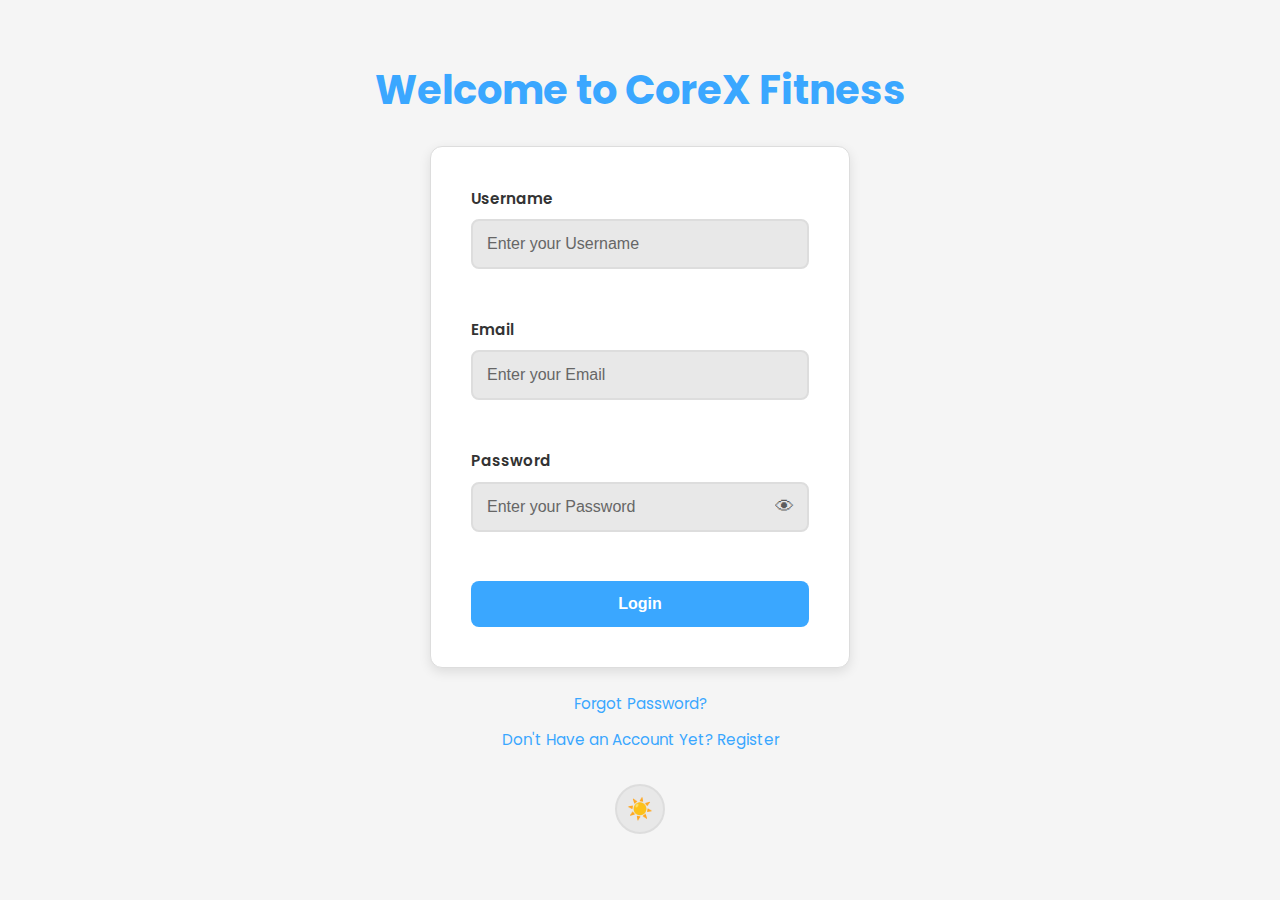
<file: index.html>
<!DOCTYPE html>
<html lang="en">
    <head>
        <meta charset="UTF-8">
        <meta name="viewport" content="width=device-width, initial-scale=1.0">
        <meta name="description" content="CoreX Fitness - Your personal fitness companion. Login to access your workout plans, track progress, and achieve your fitness goals.">
        <meta name="theme-color" content="#3aa7ff">
        <title>CoreX Fitness - Login</title>
        
        <link rel="preconnect" href="https://fonts.googleapis.com">
        <link rel="preconnect" href="https://fonts.gstatic.com" crossorigin>
        <link href="https://fonts.googleapis.com/css2?family=Poppins:wght@400;500;600;700;800&display=swap" rel="stylesheet">
        
        <link rel="stylesheet" href="shared/common.css">
        <link rel="stylesheet" href="login.css">
    </head>
    <body>
        <div class="toast-container" role="alert" aria-live="polite"></div>
        
        <div class="loading-overlay" aria-hidden="true">
            <div class="spinner"></div>
        </div>

        <main class="login-page animate-fade-in">
            <h1>Welcome to CoreX Fitness</h1>
            
            <form id="login-form" action="/login" method="post" novalidate>
                <div class="form-group">
                    <label for="username">Username</label>
                    <input 
                        type="text" 
                        id="username" 
                        name="username" 
                        placeholder="Enter your Username" 
                        required
                        autocomplete="username"
                        aria-describedby="username-error"
                    >
                    <span id="username-error" class="field-error" aria-live="polite"></span>
                </div>
            
                <div class="form-group">
                    <label for="email">Email</label>
                    <input 
                        type="email" 
                        id="email" 
                        name="email" 
                        placeholder="Enter your Email" 
                        required
                        autocomplete="email"
                        aria-describedby="email-error"
                    >
                    <span id="email-error" class="field-error" aria-live="polite"></span>
                </div>
                
                <div class="form-group">
                    <label for="password">Password</label>
                    <div class="password-wrapper">
                        <input 
                            type="password" 
                            id="password" 
                            name="password" 
                            placeholder="Enter your Password" 
                            required
                            autocomplete="current-password"
                            aria-describedby="password-error"
                        >
                        <button type="button" class="toggle-password" aria-label="Show password">
                            <span class="eye-icon">👁</span>
                        </button>
                    </div>
                    <span id="password-error" class="field-error" aria-live="polite"></span>
                </div>
                
                <button type="submit" class="btn-submit">
                    <span class="btn-text">Login</span>
                    <span class="btn-loader spinner hidden"></span>
                </button>
            </form>
            
            <div class="form-links">
                <a href="Forget_Password_Page/Forget_Password_Page.html">Forgot Password?</a>
                <a href="Registeration_Page.html">Don't Have an Account Yet? Register</a>
            </div>
            
            <div class="theme-toggle-wrapper">
                <button class="theme-toggle" aria-label="Toggle dark/light mode">
                    <span class="icon-sun">☀️</span>
                    <span class="icon-moon">🌙</span>
                </button>
            </div>
        </main>
        
        <script src="shared/common.js"></script>
        <script src="login.js"></script>
    </body>
</html>
</file>
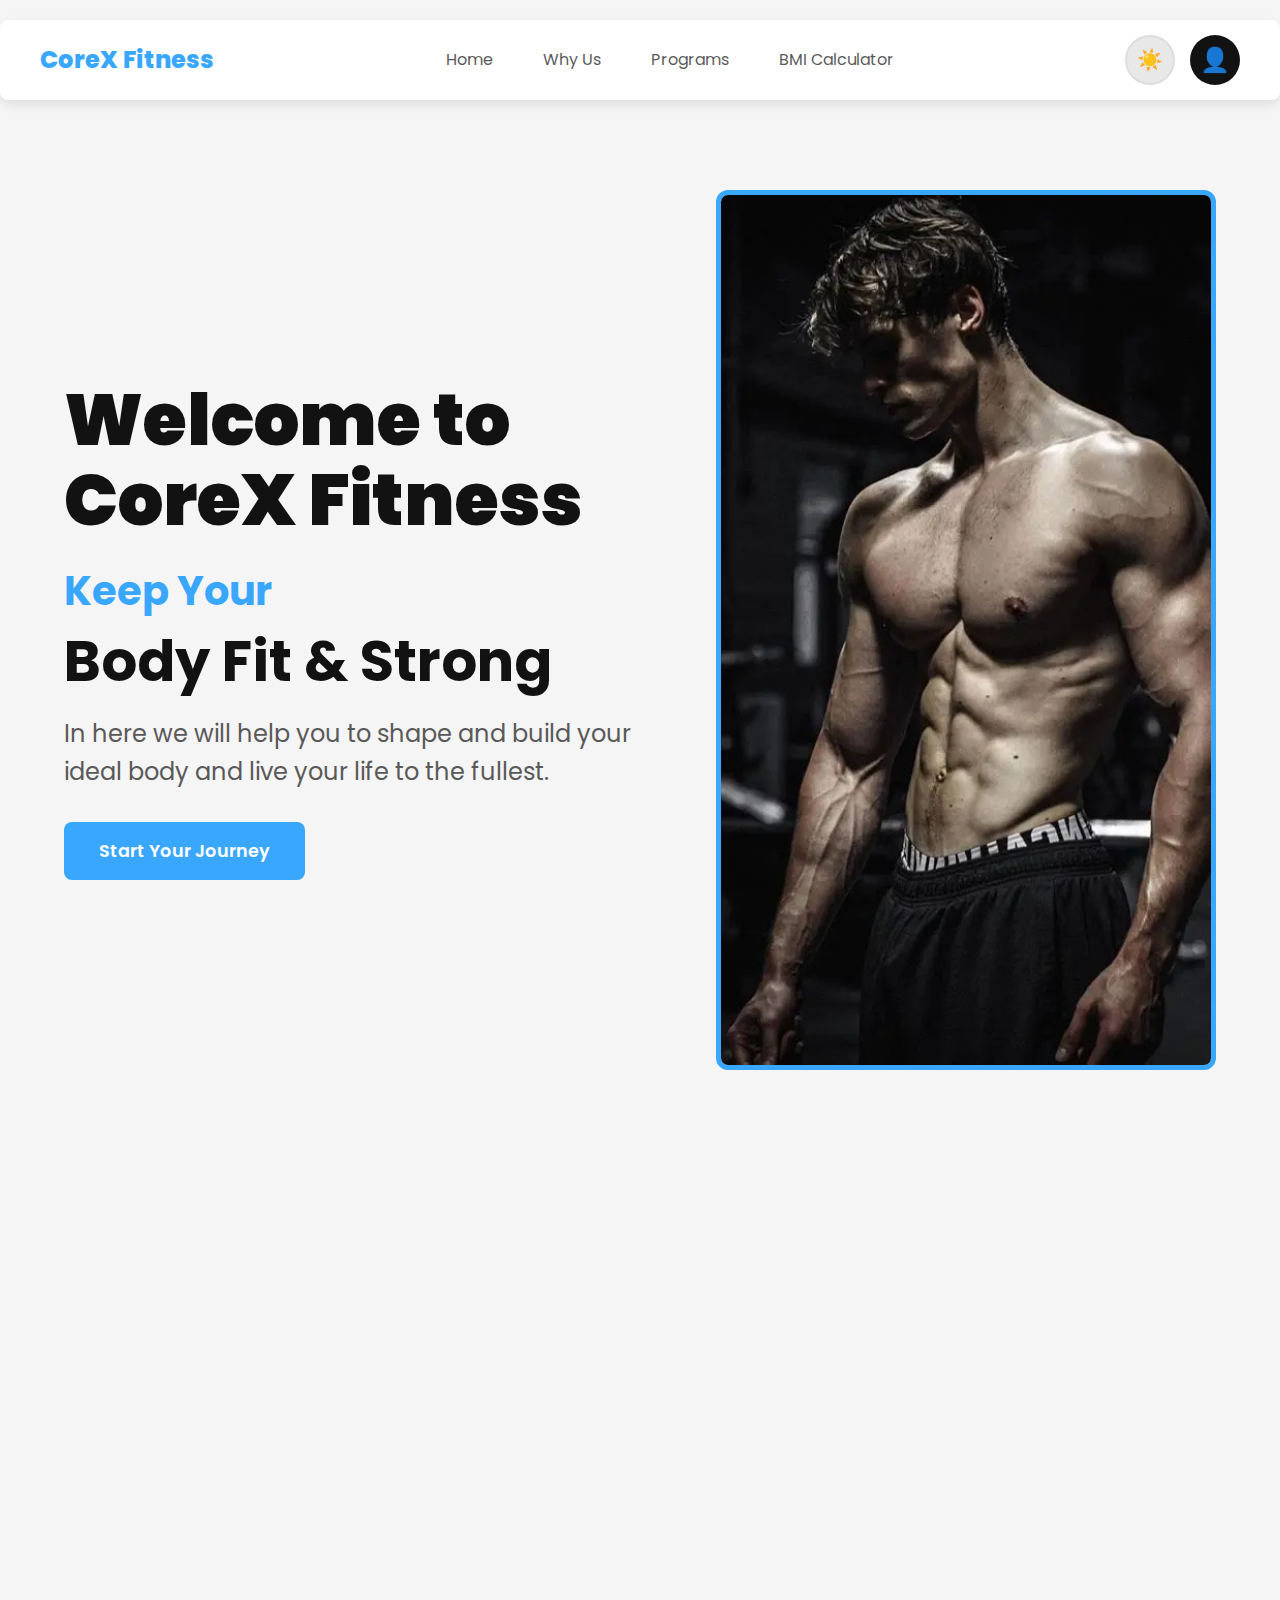
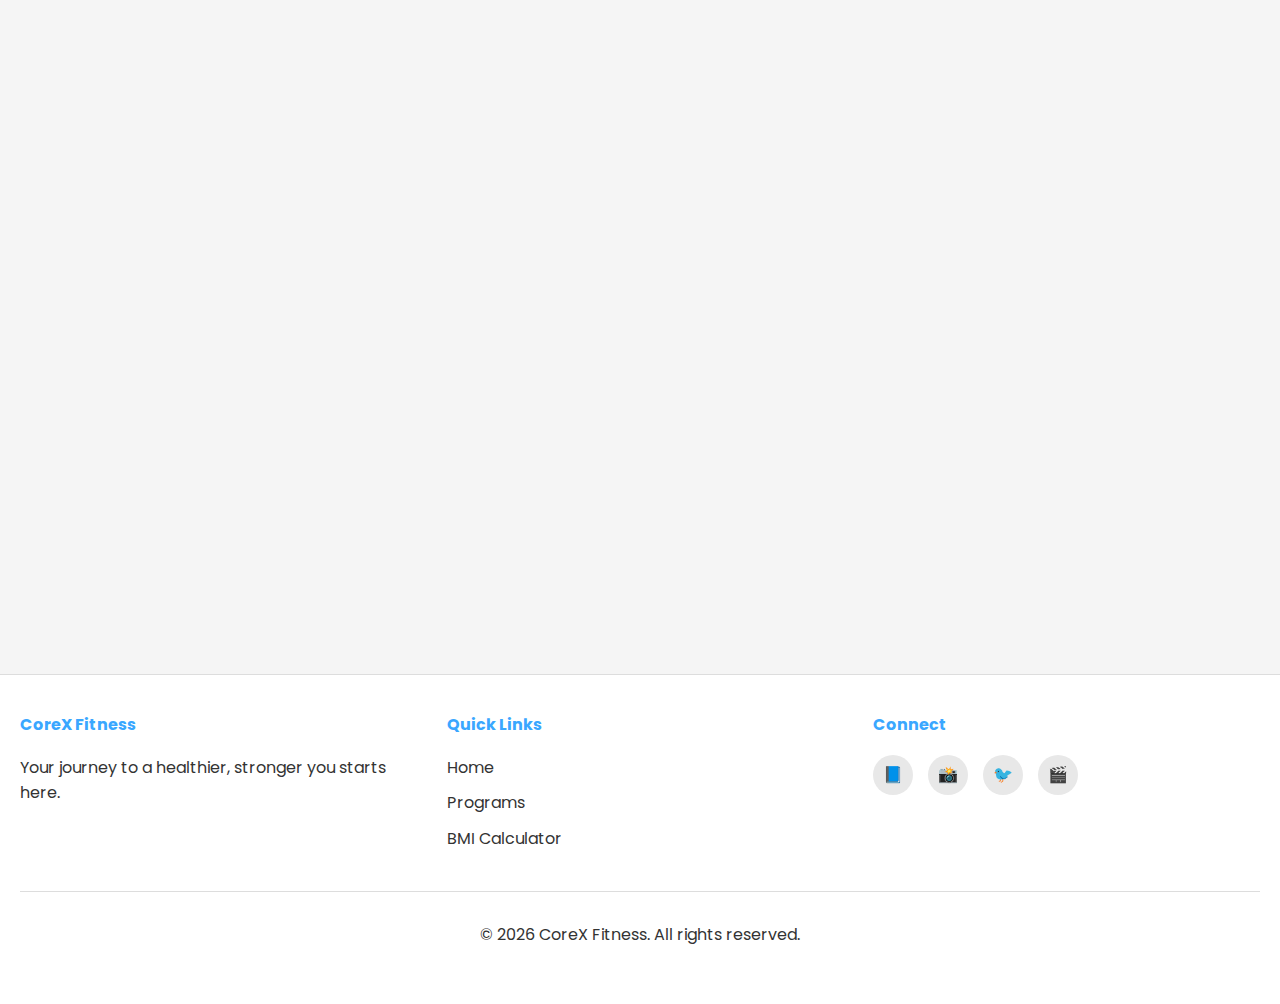
<file: Home_and_Choose_Us_Page/index.html>
<!DOCTYPE html>
<html lang="en">
    <head>
        <meta charset="UTF-8">
        <meta name="viewport" content="width=device-width, initial-scale=1.0">
        <meta name="description" content="CoreX Fitness - Keep your body fit and strong. Professional workout programs, nutrition plans, and progress tracking.">
        <meta name="theme-color" content="#3aa7ff">
        <title>CoreX Fitness - Home</title>
        
        <link rel="preconnect" href="https://fonts.googleapis.com">
        <link rel="preconnect" href="https://fonts.gstatic.com" crossorigin>
        <link href="https://fonts.googleapis.com/css2?family=Poppins:wght@400;500;600;700;800;900&display=swap" rel="stylesheet">
        
        <link rel="stylesheet" href="../shared/common.css">
        <link rel="stylesheet" href="index.css">
    </head>

    <body>
        <div class="nav-overlay" aria-hidden="true"></div>
        
        <header>
            <h1 class="main-title">CoreX Fitness</h1>
            
            <button class="hamburger" aria-label="Toggle navigation menu" aria-expanded="false">
                <span></span>
                <span></span>
                <span></span>
            </button>
            
            <nav role="navigation" aria-label="Main navigation">
                <ul>
                    <li><a href="#home" aria-current="page">Home</a></li>
                    <li><a href="#choose-us">Why Us</a></li>
                    <li><a href="../Programs_Pages_new/index.html">Programs</a></li>
                    <li><a href="../BMI_Calculator_Page/BMI_Calculator_Page.html">BMI Calculator</a></li>
                </ul>
            </nav>
            
            <div class="header-controls">
                <button class="theme-toggle" aria-label="Toggle dark/light mode">
                    <span class="icon-sun">☀️</span>
                    <span class="icon-moon">🌙</span>
                </button>
                <button class="profile-button" aria-label="Go to Profile" onclick="window.location.href='../Profile_Page_New/index.html'">👤</button>
            </div>
        </header>

        <main>
            <section id="home" class="home" data-animate="fadeIn">
                <div class="home-text">
                    <h1 class="animate-slide-left">Welcome to CoreX Fitness</h1>
                    <p class="subtitle animate-slide-left delay-1">Keep Your</p>
                    <h2 class="animate-slide-left delay-2">Body Fit & Strong</h2>
                    <p class="description animate-slide-left delay-3">In here we will help you to shape and build your ideal body and live your life to the fullest.</p>
                    <a href="../Programs_Pages_new/index.html" class="btn btn-primary animate-slide-left delay-4">Start Your Journey</a>
                </div>

                <div class="hero-image animate-slide-right">   
                    <img src="index.webp" alt="Fitness training hero image" loading="lazy">
                </div>
            </section>
          
            <section id="choose-us" class="choose-us">
                <div class="hours-hero" data-animate="slideInLeft">
                   <div class="hero-img" role="img" aria-label="Person working out"></div>
                   <div class="opening-hours">
                     <h3>Opening Hours</h3>
                     <p>24/7</p>
                   </div>
                </div>

                <div class="why-us" data-animate="slideInRight">
                   <h2>Why Choose Us</h2>
                   <p>Because your goals are our mission. We guide you, support you, and challenge you — step by step — until you win.</p>

                   <div class="features">
                      <div class="feature card">
                          <span class="feature-icon">📋</span>
                          <p>Structured workout programs</p>
                      </div>
                      <div class="feature card">
                          <span class="feature-icon">🍽️</span>
                          <p>Bulking & Cutting plans tailored to your body</p>
                      </div>
                      <div class="feature card">
                          <span class="feature-icon">🎥</span>
                          <p>Video training for every exercise step-by-step</p>
                      </div>
                      <div class="feature card">
                          <span class="feature-icon">📈</span>
                          <p>Continuous tracking to see your progress</p>
                      </div>
                   </div>
                </div>
            </section>

            <section class="program" data-animate="fadeIn">
                <div class="program-content">
                    <p class="program-label">Our Program</p>
                    <h2>Build Your Best Body</h2>
                    <a href="../Programs_Pages_new/index.html" class="btn btn-primary">Explore Programs</a>
                </div>
            </section>
        </main>
        
        <footer>
            <div class="footer-content">
                <div class="footer-section">
                    <h4>CoreX Fitness</h4>
                    <p>Your journey to a healthier, stronger you starts here.</p>
                </div>
                <div class="footer-section">
                    <h4>Quick Links</h4>
                    <ul>
                        <li><a href="#home">Home</a></li>
                        <li><a href="../Programs_Pages_new/index.html">Programs</a></li>
                        <li><a href="../BMI_Calculator_Page/BMI_Calculator_Page.html">BMI Calculator</a></li>
                    </ul>
                </div>
                <div class="footer-section">
                    <h4>Connect</h4>
                    <div class="social-links">
                        <a href="#" aria-label="Facebook">📘</a>
                        <a href="#" aria-label="Instagram">📸</a>
                        <a href="#" aria-label="Twitter">🐦</a>
                        <a href="#" aria-label="YouTube">🎬</a>
                    </div>
                </div>
            </div>
            <div class="footer-bottom">
                <p>&copy; 2026 CoreX Fitness. All rights reserved.</p>
            </div>
        </footer>
        
        <script src="../shared/common.js"></script>
    </body>
</html>
</file>
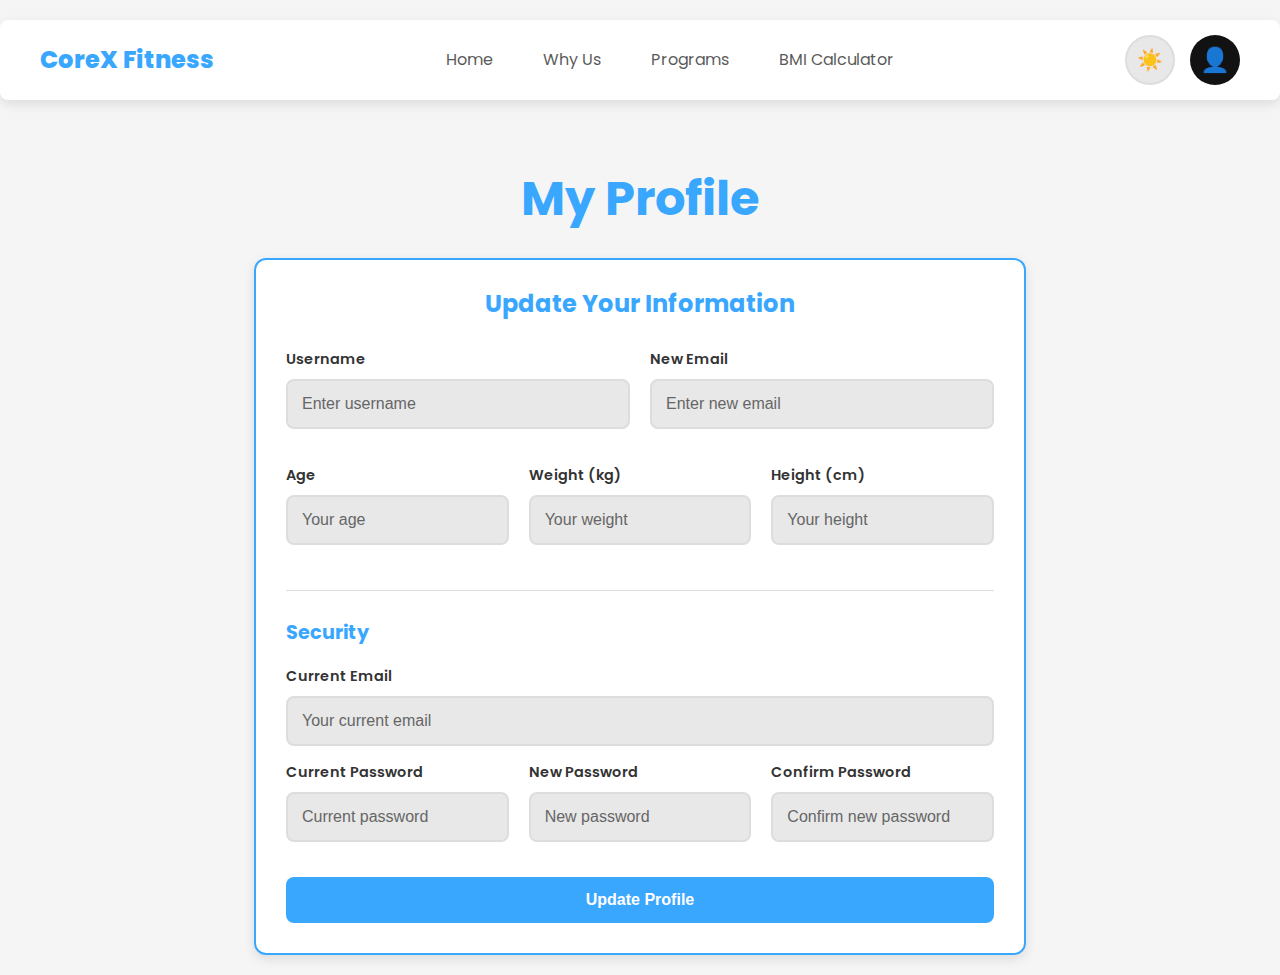
<file: Profile_Page_New/index.html>
<!DOCTYPE html>
<html lang="en">
  <head>
    <meta charset="UTF-8">
    <meta name="viewport" content="width=device-width, initial-scale=1.0">
    <meta name="description" content="CoreX Fitness - Manage your profile, update your information, and track your fitness journey.">
    <meta name="theme-color" content="#3aa7ff">
    <title>CoreX Fitness - My Profile</title>
    
    <link rel="preconnect" href="https://fonts.googleapis.com">
    <link rel="preconnect" href="https://fonts.gstatic.com" crossorigin>
    <link href="https://fonts.googleapis.com/css2?family=Poppins:wght@400;500;600;700;800&display=swap" rel="stylesheet">
    
    <link rel="stylesheet" href="../shared/common.css">
    <link rel="stylesheet" href="index.css">
  </head>
  <body>
    <div class="nav-overlay" aria-hidden="true"></div>
    
    <header>
        <h1 class="main-title">CoreX Fitness</h1>
        
        <button class="hamburger" aria-label="Toggle navigation menu" aria-expanded="false">
            <span></span>
            <span></span>
            <span></span>
        </button>
        
        <nav role="navigation" aria-label="Main navigation">
            <ul>
                <li><a href="../Home_and_Choose_Us_Page/index.html">Home</a></li>
                <li><a href="../Home_and_Choose_Us_Page/index.html#choose-us">Why Us</a></li>
                <li><a href="../Programs_Pages_new/index.html">Programs</a></li>
                <li><a href="../BMI_Calculator_Page/BMI_Calculator_Page.html">BMI Calculator</a></li>
            </ul>
        </nav>

        <div class="header-controls">
            <button class="theme-toggle" aria-label="Toggle dark/light mode">
                <span class="icon-sun">☀️</span>
                <span class="icon-moon">🌙</span>
            </button>
            <div class="profile-menu">
              <button class="profile-button" aria-label="Profile menu" aria-expanded="false">👤</button>
              <ul class="dropdown" role="menu">
                <li role="menuitem"><a href="index.html" aria-current="page">My Profile</a></li>
                <li role="menuitem"><a href="../Programs_Pages_new/index.html">Programs Progress</a></li>
                <li role="menuitem"><a href="../index.html">Log Out</a></li>
              </ul>
            </div>
        </div>
    </header>
    
    <main class="profile-page">
        <h1 class="my-profile animate-fade-in">My Profile</h1>

        <section class="profile-section animate-fade-in delay-1">
            <h2 class="update">Update Your Information</h2>
            
            <form id="profile-form" class="profile-form" novalidate>
                <div class="form-row">
                    <div class="form-group">
                        <label for="username">Username</label>
                        <input type="text" id="username" name="username" placeholder="Enter username" required autocomplete="username">
                    </div>
                    
                    <div class="form-group">
                        <label for="new-email">New Email</label>
                        <input type="email" id="new-email" name="new-email" placeholder="Enter new email" required autocomplete="email">
                    </div>
                </div>
                
                <div class="form-row">
                    <div class="form-group">
                        <label for="age">Age</label>
                        <input type="number" id="age" name="age" placeholder="Your age" min="10" max="120" required>
                    </div>
                    
                    <div class="form-group">
                        <label for="weight">Weight (kg)</label>
                        <input type="number" id="weight" name="weight" placeholder="Your weight" min="20" max="300" required>
                    </div>
                    
                    <div class="form-group">
                        <label for="height">Height (cm)</label>
                        <input type="number" id="height" name="height" placeholder="Your height" min="100" max="250" required>
                    </div>
                </div>
                
                <hr class="form-divider">
                
                <h3 class="form-section-title">Security</h3>
                
                <div class="form-group">
                    <label for="current-email">Current Email</label>
                    <input type="email" id="current-email" name="current-email" placeholder="Your current email" required autocomplete="email">
                </div>
                
                <div class="form-row">
                    <div class="form-group">
                        <label for="current-password">Current Password</label>
                        <input type="password" id="current-password" name="current-password" placeholder="Current password" autocomplete="current-password">
                    </div>
                    
                    <div class="form-group">
                        <label for="new-password">New Password</label>
                        <input type="password" id="new-password" name="new-password" placeholder="New password" autocomplete="new-password">
                    </div>
                    
                    <div class="form-group">
                        <label for="confirm-password">Confirm Password</label>
                        <input type="password" id="confirm-password" name="confirm-password" placeholder="Confirm new password" autocomplete="new-password">
                    </div>
                </div>

                <button type="submit" class="btn-submit">
                    <span class="btn-text">Update Profile</span>
                    <span class="btn-loader spinner hidden"></span>
                </button>
            </form>
        </section>
    </main>

    <script src="../shared/common.js"></script>
    <script src="index.js"></script>
  </body>    
</html>
</file>
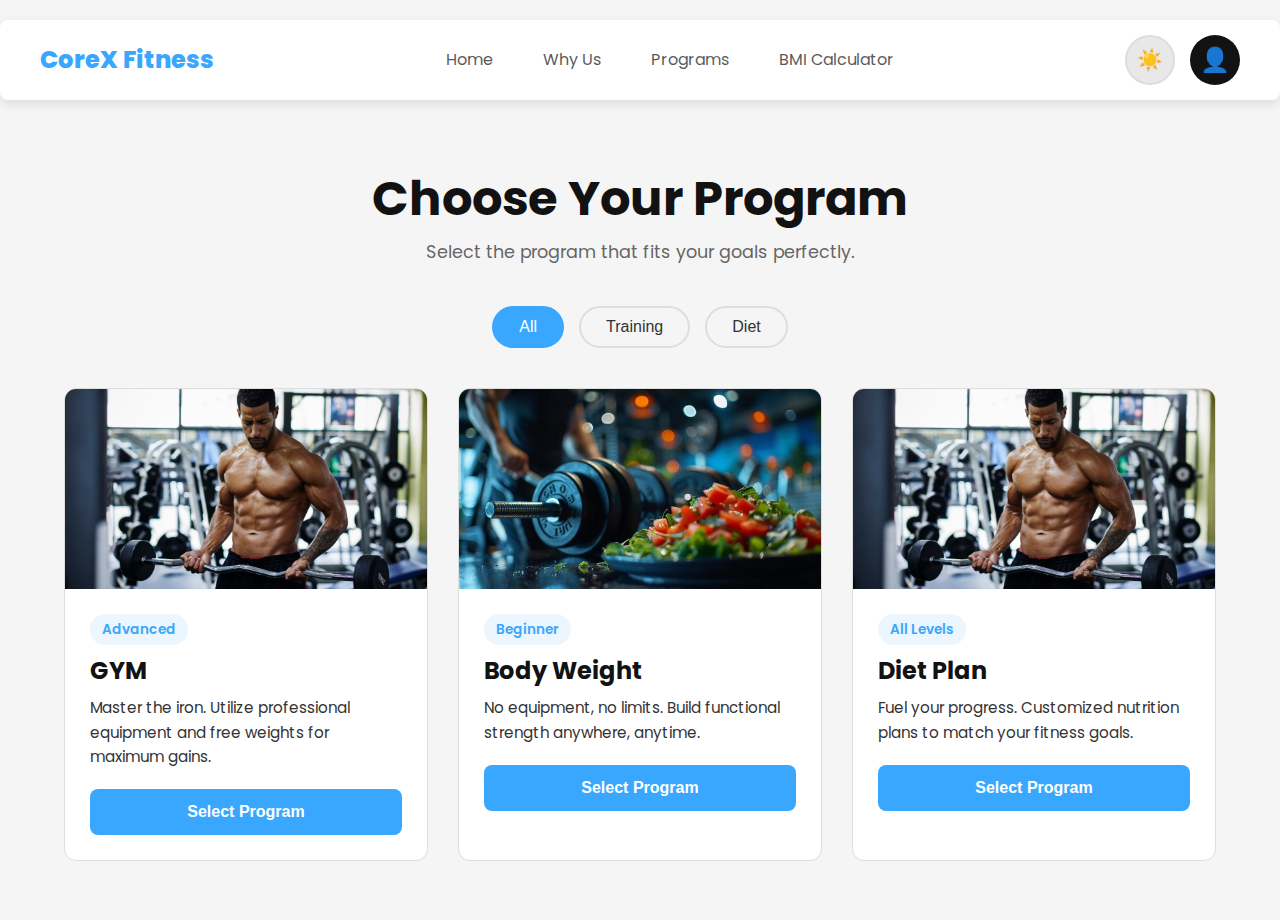
<file: Programs_Pages_new/index.html>
<!DOCTYPE html>
<html lang="en">
<head>
    <meta charset="UTF-8">
    <meta name="viewport" content="width=device-width, initial-scale=1.0">
    <meta name="description" content="CoreX Fitness Programs - Choose from GYM workouts, Body Weight training, and Diet plans tailored to your goals.">
    <meta name="theme-color" content="#3aa7ff">
    <title>CoreX Fitness - Programs</title>
    
    <link rel="preconnect" href="https://fonts.googleapis.com">
    <link rel="preconnect" href="https://fonts.gstatic.com" crossorigin>
    <link href="https://fonts.googleapis.com/css2?family=Poppins:wght@400;500;600;700;800&display=swap" rel="stylesheet">
    
    <link rel="stylesheet" href="../shared/common.css">
    
    <style>
        .programs-page {
            padding: 20px 5%;
            max-width: 1400px;
            margin: 0 auto;
        }
        
        .header-section {
            text-align: center;
            margin-bottom: 40px;
        }
        
        .header-section h1 {
            font-size: clamp(2rem, 5vw, 3rem);
            margin-bottom: 10px;
        }
        
        .header-section p {
            color: var(--text-muted);
            font-size: 1.1rem;
        }
        
        .filters {
            display: flex;
            justify-content: center;
            gap: 15px;
            margin-bottom: 40px;
            flex-wrap: wrap;
        }
        
        .filter-btn {
            background: transparent;
            border: 2px solid var(--border-color);
            color: var(--text-secondary);
            padding: 10px 25px;
            border-radius: 25px;
            cursor: pointer;
            transition: var(--transition-normal);
            font-weight: 500;
            font-size: 1rem;
        }
        
        .filter-btn.active,
        .filter-btn:hover {
            border-color: var(--primary);
            background: var(--primary);
            color: white;
        }
        
        .programs-grid {
            display: grid;
            grid-template-columns: repeat(auto-fill, minmax(320px, 1fr));
            gap: 30px;
        }
        
        .program-card {
            background: var(--bg-secondary);
            border-radius: var(--radius-lg);
            overflow: hidden;
            transition: var(--transition-normal);
            border: 1px solid var(--border-color);
        }
        
        .program-card:hover {
            transform: translateY(-8px);
            box-shadow: 0 15px 40px rgba(0, 0, 0, 0.3);
            border-color: var(--primary);
        }
        
        .card-img {
            height: 200px;
            overflow: hidden;
            position: relative;
        }
        
        .card-img img {
            width: 100%;
            height: 100%;
            object-fit: cover;
            transition: transform 0.5s ease;
        }
        
        .program-card:hover .card-img img {
            transform: scale(1.1);
        }
        
        .card-body {
            padding: 25px;
        }
        
        .tag {
            display: inline-block;
            background: var(--primary-light);
            color: var(--primary);
            padding: 5px 12px;
            font-size: 0.85rem;
            border-radius: 20px;
            font-weight: 600;
            margin-bottom: 12px;
        }
        
        .card-title {
            font-size: 1.5rem;
            margin-bottom: 10px;
            color: var(--text-primary);
        }
        
        .card-desc {
            color: var(--text-secondary);
            font-size: 0.95rem;
            line-height: 1.6;
            margin-bottom: 20px;
        }
        
        .btn-select {
            width: 100%;
            padding: 14px;
            background: var(--primary);
            color: white;
            border: none;
            font-weight: 600;
            cursor: pointer;
            border-radius: var(--radius-md);
            transition: var(--transition-normal);
            font-size: 1rem;
        }
        
        .btn-select:hover {
            background: var(--primary-hover);
            transform: translateY(-2px);
            box-shadow: 0 4px 15px rgba(58, 167, 255, 0.4);
        }
        
        @media screen and (max-width: 768px) {
            .programs-page {
                padding: 15px;
            }
            
            .programs-grid {
                grid-template-columns: 1fr;
                gap: 20px;
            }
            
            .filters {
                gap: 10px;
            }
            
            .filter-btn {
                padding: 8px 20px;
                font-size: 0.9rem;
            }
        }

        @media screen and (max-width: 480px) {
            .card-img {
                height: 180px;
            }
            
            .card-body {
                padding: 20px;
            }
        }
    </style>
</head>
<body>
    <div class="nav-overlay" id="navOverlay" aria-hidden="true"></div>
    
    <header class="main-header">
        <a href="../Home_and_Choose_Us_Page/index.html" class="logo">CoreX Fitness</a>
        
        <nav class="main-nav" id="mainNav" role="navigation" aria-label="Main navigation">
            <ul>
                <li><a href="../Home_and_Choose_Us_Page/index.html">Home</a></li>
                <li><a href="../Home_and_Choose_Us_Page/index.html#choose-us">Why Us</a></li>
                <li><a href="index.html" aria-current="page">Programs</a></li>
                <li><a href="../BMI_Calculator_Page/BMI_Calculator_Page.html">BMI Calculator</a></li>
            </ul>
        </nav>
        
        <div class="header-controls">
            <button class="theme-toggle" aria-label="Toggle dark/light mode">
                    <span class="icon-sun">☀️</span>
                    <span class="icon-moon">🌙</span>
                </button>
            </button>
            <a href="../Profile_Page_New/index.html" class="profile-btn" aria-label="Go to Profile">👤</a>
            <button class="hamburger" id="hamburger" aria-label="Toggle menu" aria-expanded="false">
                <span></span>
                <span></span>
                <span></span>
            </button>
        </div>
    </header>

    <main class="programs-page">
        <section class="header-section animate-fade-in">
            <h1 id="pageTitle">Choose Your Program</h1>
            <p id="pageSub">Select the program that fits your goals perfectly.</p>
        </section>

        <div class="filters animate-fade-in delay-1" role="group" aria-label="Filter programs">
            <button class="filter-btn active" data-filter="all" aria-pressed="true">All</button>
            <button class="filter-btn" data-filter="training" aria-pressed="false">Training</button>
            <button class="filter-btn" data-filter="diet" aria-pressed="false">Diet</button>
        </div>

        <div class="programs-grid" id="programsGrid" role="list"></div>
    </main>

    <script src="../shared/common.js"></script>
    <script>
        const programs = [
            { 
                id: 1, 
                type: "training", 
                imgSrc: "index.avif", 
                title: "GYM", 
                desc: "Master the iron. Utilize professional equipment and free weights for maximum gains.", 
                tag: "Advanced",
                url: "../Training_Plan_Page/Gym_Plan_Page/gym_plan.html"
            },
            { 
                id: 2, 
                type: "training", 
                imgSrc: "index.jbeg", 
                title: "Body Weight", 
                desc: "No equipment, no limits. Build functional strength anywhere, anytime.", 
                tag: "Beginner",
                url: "../Training_Plan_Page/BodyWeight_Plan_Page/bw_plan.html"
            },
            { 
                id: 3, 
                type: "diet", 
                imgSrc: "index.avif", 
                title: "Diet Plan", 
                desc: "Fuel your progress. Customized nutrition plans to match your fitness goals.", 
                tag: "All Levels",
                url: "../diet_plan.html"
            }
        ];

        function renderPrograms(filter = "all") {
            const grid = document.getElementById("programsGrid");
            grid.innerHTML = "";
            
            const filteredPrograms = filter === "all" 
                ? programs 
                : programs.filter(p => p.type === filter);
            
            filteredPrograms.forEach((program, index) => {
                const card = document.createElement("article");
                card.className = "program-card animate-fade-in";
                card.style.animationDelay = `${index * 0.1}s`;
                card.setAttribute("role", "listitem");
                
                card.innerHTML = `
                    <div class="card-img">
                        <img src="${program.imgSrc}" alt="${program.title} workout program" loading="lazy">
                    </div>
                    <div class="card-body">
                        <span class="tag">${program.tag}</span>
                        <h3 class="card-title">${program.title}</h3>
                        <p class="card-desc">${program.desc}</p>
                        <button class="btn-select" data-url="${program.url}" aria-label="Select ${program.title} program">
                            Select Program
                        </button>
                    </div>
                `;
                
                const btn = card.querySelector(".btn-select");
                btn.addEventListener("click", function() {
                    const url = this.getAttribute("data-url");
                    window.location.href = url;
                });
                
                grid.appendChild(card);
            });
        }

        document.querySelectorAll(".filter-btn").forEach(btn => {
            btn.addEventListener("click", function() {
                document.querySelectorAll(".filter-btn").forEach(b => {
                    b.classList.remove("active");
                    b.setAttribute("aria-pressed", "false");
                });
                this.classList.add("active");
                this.setAttribute("aria-pressed", "true");
                
                const filter = this.getAttribute("data-filter");
                renderPrograms(filter);
            });
        });

        renderPrograms();
    </script>
</body>
</html>
</file>
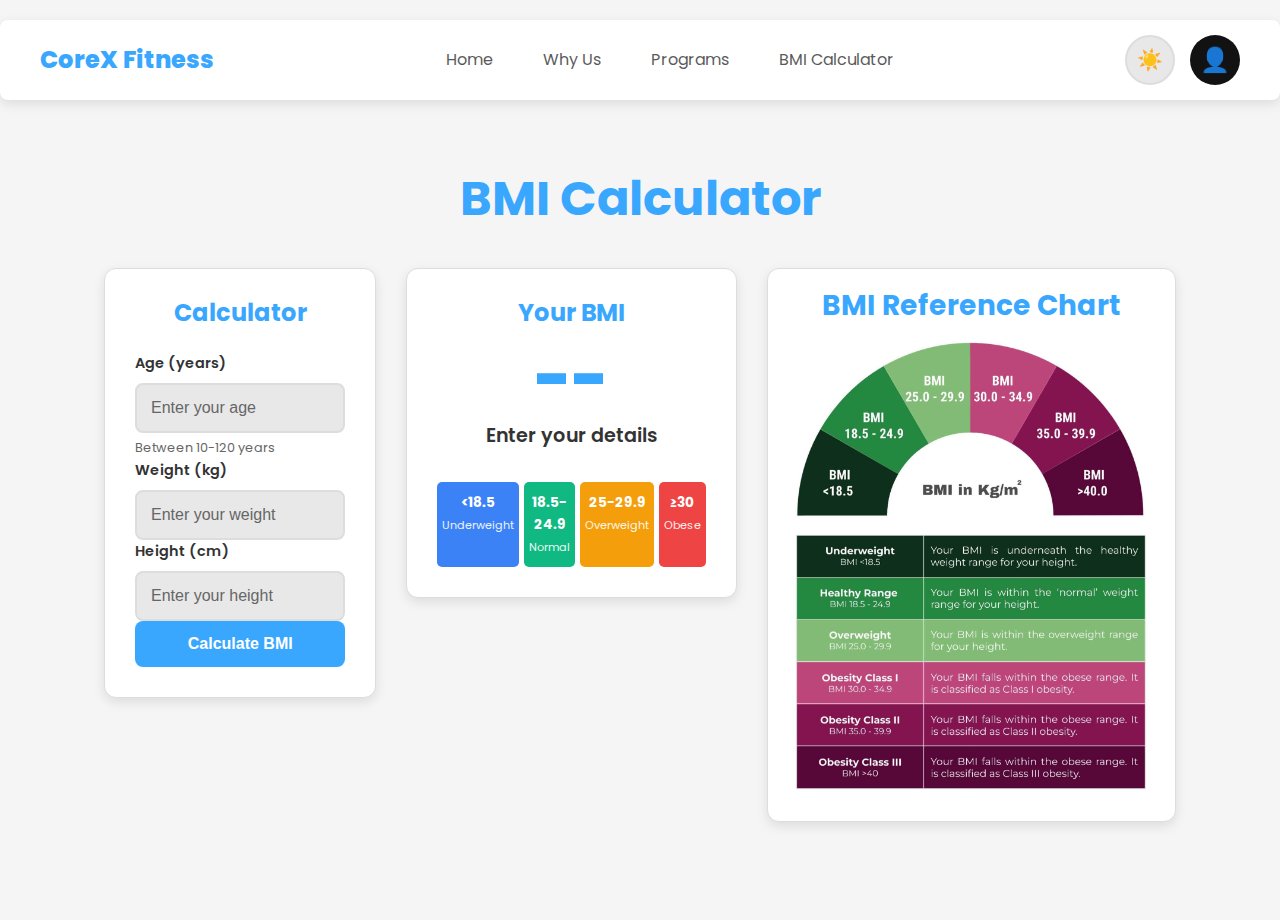
<file: BMI_Calculator_Page/BMI_Calculator_Page.html>
<!DOCTYPE html>
<html lang="en">
<head>
    <meta charset="UTF-8">
    <meta name="viewport" content="width=device-width, initial-scale=1.0">
    <meta name="description" content="CoreX Fitness BMI Calculator - Calculate your Body Mass Index and get personalized fitness recommendations.">
    <meta name="theme-color" content="#3aa7ff">
    <title>CoreX Fitness - BMI Calculator</title>
    
    <link rel="preconnect" href="https://fonts.googleapis.com">
    <link rel="preconnect" href="https://fonts.gstatic.com" crossorigin>
    <link href="https://fonts.googleapis.com/css2?family=Poppins:wght@400;500;600;700;800&display=swap" rel="stylesheet">
    
    <link rel="stylesheet" href="../shared/common.css">
    <link rel="stylesheet" href="BMI_Calculator_Page.css">
</head>
<body>
    <div class="nav-overlay" aria-hidden="true"></div>
    
    <header>
        <h1 class="main-title">CoreX Fitness</h1>
        
        <button class="hamburger" aria-label="Toggle navigation menu" aria-expanded="false">
            <span></span>
            <span></span>
            <span></span>
        </button>
        
        <nav role="navigation" aria-label="Main navigation">
            <ul>
                <li><a href="../Home_and_Choose_Us_Page/index.html">Home</a></li>
                <li><a href="../Home_and_Choose_Us_Page/index.html#choose-us">Why Us</a></li>
                <li><a href="../Programs_Pages_new/index.html">Programs</a></li>
                <li><a href="BMI_Calculator_Page.html" aria-current="page">BMI Calculator</a></li>
            </ul>
        </nav>
        
        <div class="header-controls">
            <button class="theme-toggle" aria-label="Toggle dark/light mode">
                <span class="icon-sun">☀️</span>
                <span class="icon-moon">🌙</span>
            </button>
            <button class="profile-button" aria-label="Go to Profile" onclick="window.location.href='../Profile_Page_New/index.html'">👤</button>
        </div>
    </header>

    <main class="bmi-page">
        <h1 class="bmi-calculator animate-fade-in">BMI Calculator</h1>

        <div class="bmi-container animate-fade-in delay-1">
            <form id="bmi-form" class="bmi-form card" novalidate>
                <h2 class="bmi-calc">Calculator</h2>
                
                <div class="form-group">
                    <label for="age">Age (years)</label>
                    <input type="number" id="age" name="age" placeholder="Enter your age" min="10" max="120" required aria-describedby="age-help">
                    <small id="age-help" class="form-help">Between 10-120 years</small>
                </div>

                <div class="form-group">
                    <label for="weight">Weight (kg)</label>
                    <input type="number" id="weight" name="weight" placeholder="Enter your weight" min="20" max="300" step="0.1" required>
                </div>

                <div class="form-group">
                    <label for="height">Height (cm)</label>
                    <input type="number" id="height" name="height" placeholder="Enter your height" min="100" max="250" required>
                </div>

                <button type="submit" class="btn-submit">Calculate BMI</button>
            </form>

            <div class="bmi-result card">
                <h2 class="bmi-result-title">Your BMI</h2>
                <div id="bmi-output" class="bmi-output" aria-live="polite">
                    <span class="bmi-value">--</span>
                    <span class="bmi-category">Enter your details</span>
                </div>
                <div class="bmi-scale">
                    <div class="scale-item underweight">
                        <span class="scale-range">&lt;18.5</span>
                        <span class="scale-label">Underweight</span>
                    </div>
                    <div class="scale-item normal">
                        <span class="scale-range">18.5-24.9</span>
                        <span class="scale-label">Normal</span>
                    </div>
                    <div class="scale-item overweight">
                        <span class="scale-range">25-29.9</span>
                        <span class="scale-label">Overweight</span>
                    </div>
                    <div class="scale-item obese">
                        <span class="scale-range">≥30</span>
                        <span class="scale-label">Obese</span>
                    </div>
                </div>
            </div>

            <div class="bmi-chart card">
                <h3>BMI Reference Chart</h3>
                <img src="BMI Chart.jpg" alt="BMI reference chart showing weight categories" loading="lazy">
            </div>
        </div>
    </main>

    <script src="../shared/common.js"></script>
    <script src="BMI_Calculator_Page.js"></script>
</body>
</html>
</file>
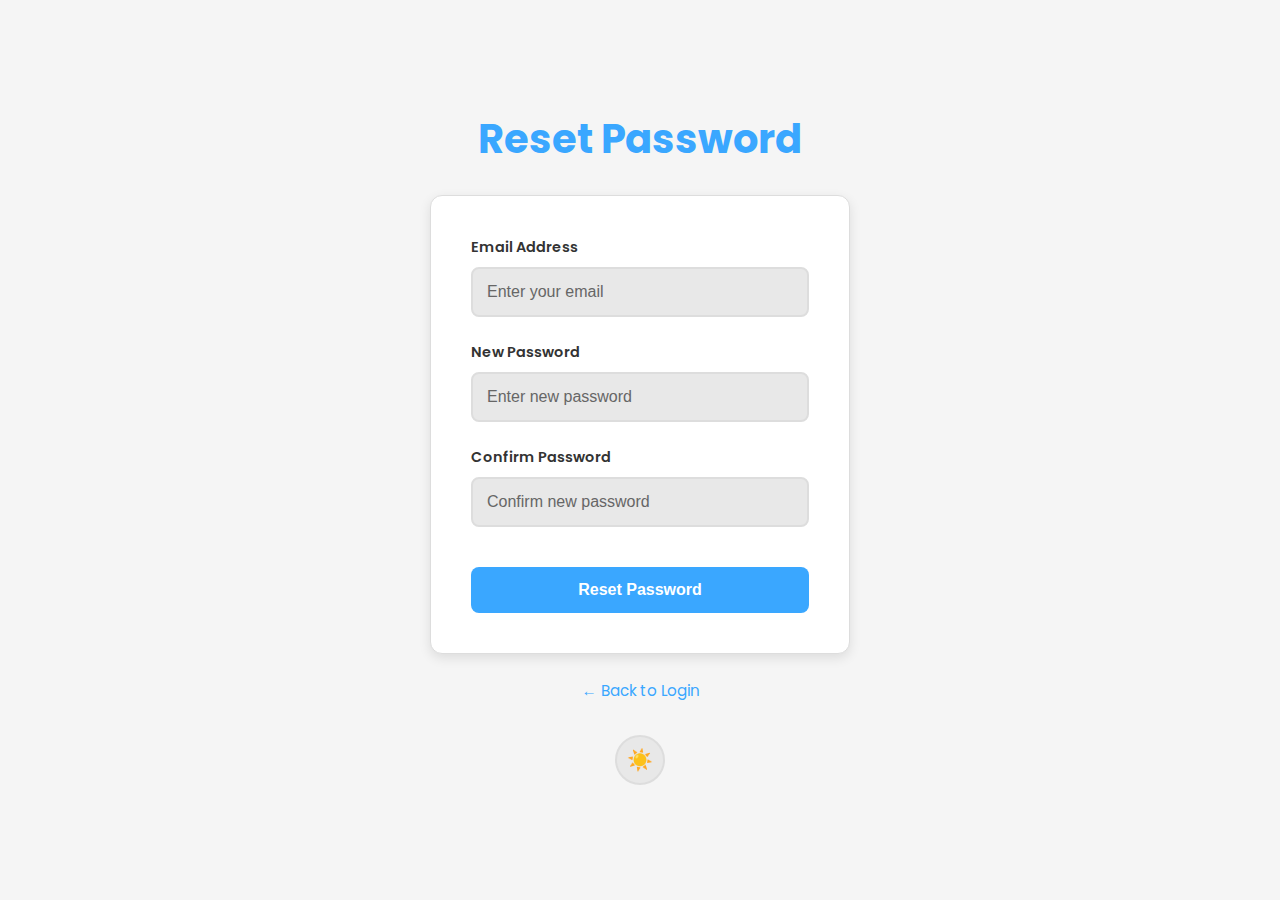
<file: Forget_Password_Page/Forget_Password_Page.html>
<!DOCTYPE html>
<html lang="en">
    <head>
        <meta charset="UTF-8">
        <meta name="viewport" content="width=device-width, initial-scale=1.0">
        <meta name="description" content="CoreX Fitness - Reset your password securely.">
        <meta name="theme-color" content="#3aa7ff">
        <title>CoreX Fitness - Reset Password</title>
        
        <link rel="preconnect" href="https://fonts.googleapis.com">
        <link rel="preconnect" href="https://fonts.gstatic.com" crossorigin>
        <link href="https://fonts.googleapis.com/css2?family=Poppins:wght@400;500;600;700;800&display=swap" rel="stylesheet">
        
        <link rel="stylesheet" href="../shared/common.css">
        <link rel="stylesheet" href="Forget_Password_Page.css">
    </head>
    <body>
        <main class="reset-page animate-fade-in">
            <h1>Reset Password</h1>
            
            <form id="reset-form" action="" method="post" novalidate>
                <div class="form-group">
                    <label for="email">Email Address</label>
                    <input 
                        type="email" 
                        id="email" 
                        name="email" 
                        placeholder="Enter your email" 
                        required
                        autocomplete="email"
                    >
                </div>
                
                <div class="form-group">
                    <label for="new-password">New Password</label>
                    <input 
                        type="password" 
                        id="new-password" 
                        name="new-password" 
                        placeholder="Enter new password" 
                        required
                        autocomplete="new-password"
                    >
                </div>
            
                <div class="form-group">
                    <label for="confirm-password">Confirm Password</label>
                    <input 
                        type="password" 
                        id="confirm-password" 
                        name="confirm-password" 
                        placeholder="Confirm new password" 
                        required
                        autocomplete="new-password"
                    >
                </div>
                
                <button type="submit" class="btn-submit">Reset Password</button>
            </form>
            
            <div class="form-links">
                <a href="../index.html">← Back to Login</a>
            </div>
            
            <div class="theme-toggle-wrapper">
                <button class="theme-toggle" aria-label="Toggle dark/light mode">
                    <span class="icon-sun">☀️</span>
                    <span class="icon-moon">🌙</span>
                </button>
            </div>
        </main>
        
        <script src="../shared/common.js"></script>
        <script src="Forget_Password_Page.js"></script>
    </body>
</html>
</file>
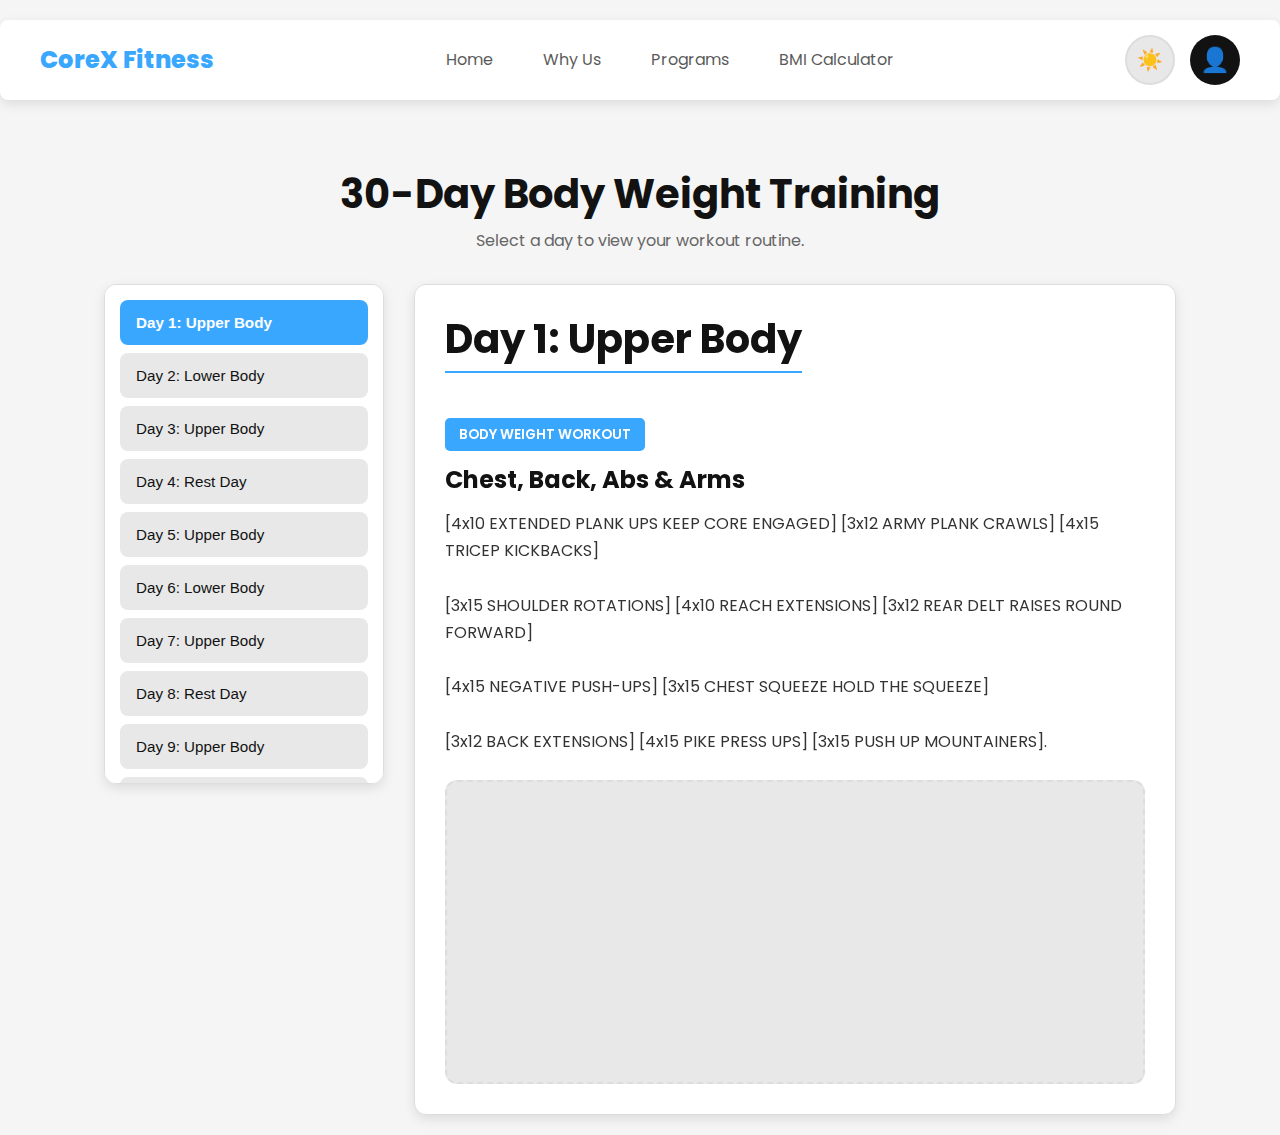
<file: Training_Plan_Page/BodyWeight_Plan_Page/bw_plan.html>
<!DOCTYPE html>
<html lang="en">
<head>
    <meta charset="UTF-8">
    <meta name="viewport" content="width=device-width, initial-scale=1.0">
    <meta name="description" content="CoreX Fitness 30-Day Body Weight Training Program - Build strength anywhere without equipment.">
    <meta name="theme-color" content="#3aa7ff">
    <title>CoreX Fitness - 30-Day Body Weight Training</title>
    
    <link rel="preconnect" href="https://fonts.googleapis.com">
    <link rel="preconnect" href="https://fonts.gstatic.com" crossorigin>
    <link href="https://fonts.googleapis.com/css2?family=Poppins:wght@400;500;600;700;800&display=swap" rel="stylesheet">
    
    <link rel="stylesheet" href="../../shared/common.css">
    <link rel="stylesheet" href="bw_plan.css">
</head>
<body>
    <div class="nav-overlay" aria-hidden="true"></div>
    
    <header>
        <h1 class="main-title">CoreX Fitness</h1>
        
        <button class="hamburger" aria-label="Toggle navigation menu" aria-expanded="false">
            <span></span>
            <span></span>
            <span></span>
        </button>
        
        <nav role="navigation" aria-label="Main navigation">
            <ul>
                <li><a href="../../Home_and_Choose_Us_Page/index.html">Home</a></li>
                <li><a href="../../Home_and_Choose_Us_Page/index.html#choose-us">Why Us</a></li>
                <li><a href="../../Programs_Pages_new/index.html">Programs</a></li>
                <li><a href="../../BMI_Calculator_Page/BMI_Calculator_Page.html">BMI Calculator</a></li>
            </ul>
        </nav>
        
        <div class="header-controls">
            <button class="theme-toggle" aria-label="Toggle dark/light mode">
                <span class="icon-sun">☀️</span>
                <span class="icon-moon">🌙</span>
            </button>
            <button class="profile-button" aria-label="Go to Profile" onclick="window.location.href='../../Profile_Page_New/index.html'">👤</button>
        </div>
    </header>

    <main class="training-page">
        <div class="page-header animate-fade-in">
            <h1>30-Day Body Weight Training</h1>
            <p>Select a day to view your workout routine.</p>
        </div>

        <div class="plan-container">
            <aside class="day-selector card" id="day-list" role="listbox" aria-label="Select training day">
            </aside>

            <section class="day-display card" aria-live="polite">
                <h2 id="day-title">Day 1</h2>
                
                <div class="workout-info">
                    <span class="tag">BODY WEIGHT WORKOUT</span>
                    <h3 id="workout-name">Loading...</h3>
                    <p id="workout-desc">Loading workout details...</p>
                    
                    <div class="video-placeholder" id="video-container">
                    </div>
                </div>
            </section>
        </div>
    </main>

    <script src="../../shared/common.js"></script>
    <script src="bw_plan.js"></script>
</body>
</html>
</file>
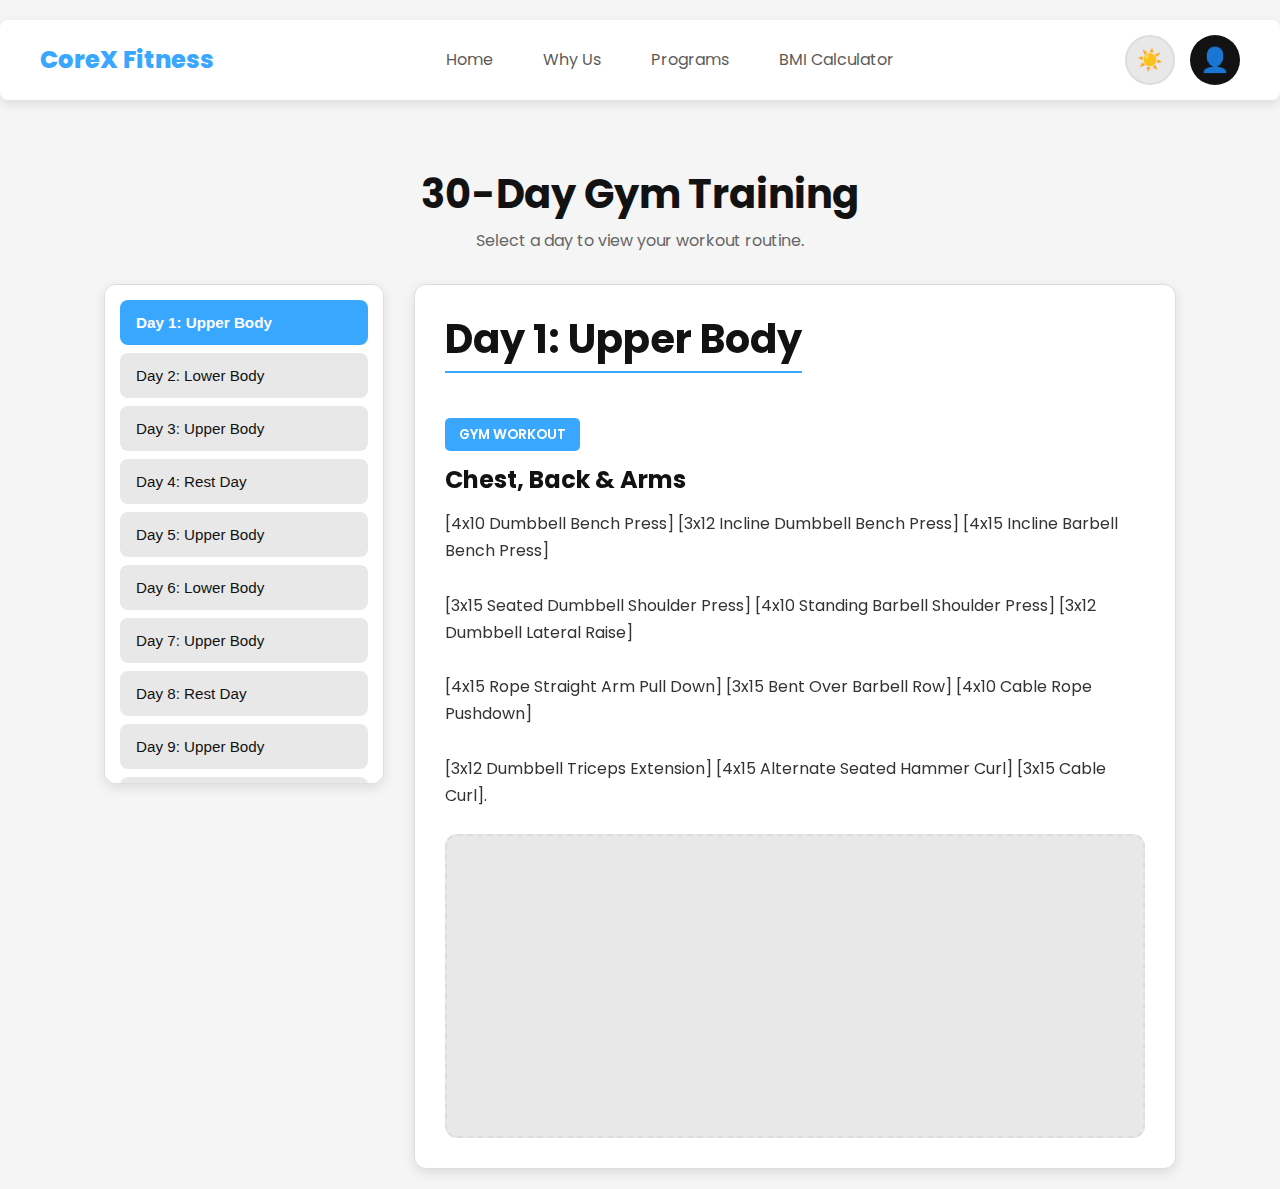
<file: Training_Plan_Page/Gym_Plan_Page/gym_plan.html>
<!DOCTYPE html>
<html lang="en">
<head>
    <meta charset="UTF-8">
    <meta name="viewport" content="width=device-width, initial-scale=1.0">
    <meta name="description" content="CoreX Fitness 30-Day Gym Training Program - Professional gym workouts designed for maximum results.">
    <meta name="theme-color" content="#3aa7ff">
    <title>CoreX Fitness - 30-Day Gym Training</title>
    
    <link rel="preconnect" href="https://fonts.googleapis.com">
    <link rel="preconnect" href="https://fonts.gstatic.com" crossorigin>
    <link href="https://fonts.googleapis.com/css2?family=Poppins:wght@400;500;600;700;800&display=swap" rel="stylesheet">
    
    <link rel="stylesheet" href="../../shared/common.css">
    <link rel="stylesheet" href="gym_plan.css">
</head>
<body>
    <div class="nav-overlay" aria-hidden="true"></div>
    
    <header>
        <h1 class="main-title">CoreX Fitness</h1>
        
        <button class="hamburger" aria-label="Toggle navigation menu" aria-expanded="false">
            <span></span>
            <span></span>
            <span></span>
        </button>
        
        <nav role="navigation" aria-label="Main navigation">
            <ul>
                <li><a href="../../Home_and_Choose_Us_Page/index.html">Home</a></li>
                <li><a href="../../Home_and_Choose_Us_Page/index.html#choose-us">Why Us</a></li>
                <li><a href="../../Programs_Pages_new/index.html">Programs</a></li>
                <li><a href="../../BMI_Calculator_Page/BMI_Calculator_Page.html">BMI Calculator</a></li>
            </ul>
        </nav>
        
        <div class="header-controls">
            <button class="theme-toggle" aria-label="Toggle dark/light mode">
                <span class="icon-sun">☀️</span>
                <span class="icon-moon">🌙</span>
            </button>
            <button class="profile-button" aria-label="Go to Profile" onclick="window.location.href='../../Profile_Page_New/index.html'">👤</button>
        </div>
    </header>

    <main class="training-page">
        <div class="page-header animate-fade-in">
            <h1>30-Day Gym Training</h1>
            <p>Select a day to view your workout routine.</p>
        </div>

        <div class="plan-container">
            <aside class="day-selector card" id="day-list" role="listbox" aria-label="Select training day">
            </aside>

            <section class="day-display card" aria-live="polite">
                <h2 id="day-title">Day 1</h2>
                
                <div class="workout-info">
                    <span class="tag">GYM WORKOUT</span>
                    <h3 id="workout-name">Loading...</h3>
                    <p id="workout-desc">Loading workout details...</p>
                    
                    <div class="video-placeholder" id="video-container">
                    </div>
                </div>
            </section>
        </div>
    </main>

    <script src="../../shared/common.js"></script>
    <script src="gym_plan.js"></script>
</body>
</html>
</file>
<file: shared/common.css>
:root {
    --primary: #3aa7ff;
    --primary-hover: #1e90ff;
    --primary-light: rgba(58, 167, 255, 0.1);
    
    --bg-primary: #121212;
    --bg-secondary: #1e1e1e;
    --bg-tertiary: #2a2a2a;
    --text-primary: #ffffff;
    --text-secondary: #cfd8e3;
    --text-muted: #778da9;
    --border-color: #333333;
    --card-shadow: 0 4px 12px rgba(0, 0, 0, 0.5);
    
    --transition-fast: 0.2s ease;
    --transition-normal: 0.3s ease;
    --transition-slow: 0.5s ease;
    
    --header-height: 70px;
    --container-max-width: 1400px;
    --section-padding: 80px;
    
    --radius-sm: 5px;
    --radius-md: 8px;
    --radius-lg: 12px;
    --radius-full: 50%;
}

[data-theme="light"] {
    --bg-primary: #f5f5f5;
    --bg-secondary: #ffffff;
    --bg-tertiary: #e8e8e8;
    --text-primary: #121212;
    --text-secondary: #333333;
    --text-muted: #666666;
    --border-color: #dddddd;
    --card-shadow: 0 4px 12px rgba(0, 0, 0, 0.1);
}

*, *::before, *::after {
    box-sizing: border-box;
    margin: 0;
    padding: 0;
}

html {
    scroll-behavior: smooth;
    font-size: 16px;
}

body {
    font-family: 'Poppins', 'Segoe UI', Tahoma, Geneva, Verdana, sans-serif;
    background-color: var(--bg-primary);
    color: var(--text-primary);
    min-height: 100vh;
    line-height: 1.6;
    transition: background-color var(--transition-normal), color var(--transition-normal);
}

h1, h2, h3, h4, h5, h6 {
    font-weight: 700;
    line-height: 1.2;
    margin-bottom: 1rem;
}

h1 { font-size: clamp(2rem, 5vw, 3.5rem); }
h2 { font-size: clamp(1.5rem, 4vw, 2.5rem); }
h3 { font-size: clamp(1.25rem, 3vw, 1.75rem); }

p {
    margin-bottom: 1rem;
    color: var(--text-secondary);
}

a {
    color: var(--primary);
    text-decoration: none;
    transition: color var(--transition-fast);
}

a:hover {
    color: var(--primary-hover);
    text-decoration: underline;
}

.container {
    max-width: var(--container-max-width);
    margin: 0 auto;
    padding: 0 20px;
}

header, .main-header {
    display: flex;
    justify-content: space-between;
    align-items: center;
    padding: 15px 40px;
    background-color: var(--bg-secondary);
    border-radius: var(--radius-md);
    margin: 20px auto;
    margin-bottom: 50px;
    max-width: 2000px;
    position: relative;
    z-index: 1000;
    box-shadow: var(--card-shadow);
    transition: background-color var(--transition-normal);
}

.main-title, .logo {
    color: var(--primary);
    font-size: 1.5rem;
    font-weight: 800;
    margin: 0;
    text-decoration: none;
}

.logo:hover {
    text-decoration: none;
}

nav ul, .main-nav ul {
    list-style: none;
    display: flex;
    gap: 10px;
    align-items: center;
}

nav ul li a, .main-nav ul li a {
    text-decoration: none;
    color: var(--text-primary);
    font-size: 1rem;
    padding: 10px 20px;
    opacity: 0.7;
    transition: opacity var(--transition-fast), color var(--transition-fast);
    border-radius: var(--radius-sm);
}

nav ul li a:hover, .main-nav ul li a:hover {
    opacity: 1;
    color: var(--primary);
    text-decoration: none;
}

.hamburger {
    display: none;
    flex-direction: column;
    gap: 5px;
    cursor: pointer;
    padding: 10px;
    z-index: 1001;
    background: none;
    border: none;
}

.hamburger span {
    width: 25px;
    height: 3px;
    background-color: var(--text-primary);
    border-radius: 3px;
    transition: var(--transition-normal);
}

.hamburger.active span:nth-child(1) {
    transform: rotate(45deg) translate(6px, 6px);
}

.hamburger.active span:nth-child(2) {
    opacity: 0;
}

.hamburger.active span:nth-child(3) {
    transform: rotate(-45deg) translate(6px, -6px);
}

.profile-button, .profile-btn {
    font-size: 1.5rem;
    background-color: var(--text-primary);
    color: var(--primary);
    border: none;
    border-radius: var(--radius-full);
    width: 50px;
    height: 50px;
    cursor: pointer;
    display: flex;
    align-items: center;
    justify-content: center;
    transition: background-color var(--transition-normal), transform var(--transition-fast);
    text-decoration: none;
}

.profile-button:hover, .profile-btn:hover {
    background-color: var(--primary);
    color: var(--text-primary);
    transform: scale(1.05);
}

.header-controls {
    display: flex;
    align-items: center;
    gap: 15px;
}

.theme-toggle {
    background: var(--bg-tertiary);
    border: 2px solid var(--border-color);
    border-radius: var(--radius-full);
    width: 50px;
    height: 50px;
    cursor: pointer;
    display: flex;
    align-items: center;
    justify-content: center;
    font-size: 1.3rem;
    transition: var(--transition-normal);
}

.theme-toggle:hover {
    border-color: var(--primary);
    transform: scale(1.05);
}

.theme-toggle .icon-sun {
    display: none;
}

.theme-toggle .icon-moon {
    display: block;
}

[data-theme="light"] .theme-toggle .icon-sun {
    display: block;
}

[data-theme="light"] .theme-toggle .icon-moon {
    display: none;
}

.btn {
    display: inline-flex;
    align-items: center;
    justify-content: center;
    padding: 12px 24px;
    font-size: 1rem;
    font-weight: 600;
    border: none;
    border-radius: var(--radius-md);
    cursor: pointer;
    transition: var(--transition-normal);
    text-decoration: none;
}

.btn-primary {
    background-color: var(--primary);
    color: white;
}

.btn-primary:hover {
    background-color: var(--primary-hover);
    transform: translateY(-2px);
    box-shadow: 0 4px 15px rgba(58, 167, 255, 0.4);
}

.btn-secondary {
    background-color: var(--bg-tertiary);
    color: var(--text-primary);
    border: 2px solid var(--border-color);
}

.btn-secondary:hover {
    border-color: var(--primary);
    color: var(--primary);
}

input[type="submit"],
button[type="submit"] {
    width: 100%;
    padding: 14px;
    border: none;
    border-radius: var(--radius-md);
    background-color: var(--primary);
    color: white;
    font-size: 1rem;
    font-weight: 600;
    cursor: pointer;
    transition: var(--transition-normal);
}

input[type="submit"]:hover,
button[type="submit"]:hover {
    background-color: var(--primary-hover);
    transform: translateY(-2px);
    box-shadow: 0 4px 15px rgba(58, 167, 255, 0.4);
}

label {
    display: block;
    font-size: 0.9rem;
    font-weight: 600;
    color: var(--text-secondary);
    margin-bottom: 8px;
}

input[type="text"],
input[type="email"],
input[type="password"],
input[type="number"],
input[type="tel"],
select,
textarea {
    width: 100%;
    padding: 14px;
    border: 2px solid var(--border-color);
    border-radius: var(--radius-md);
    background-color: var(--bg-tertiary);
    color: var(--text-primary);
    font-size: 1rem;
    transition: var(--transition-fast);
}

input:focus,
select:focus,
textarea:focus {
    outline: none;
    border-color: var(--primary);
    box-shadow: 0 0 0 3px var(--primary-light);
}

input::placeholder {
    color: var(--text-muted);
}

.card {
    background-color: var(--bg-secondary);
    border-radius: var(--radius-lg);
    padding: 24px;
    border: 1px solid var(--border-color);
    box-shadow: var(--card-shadow);
    transition: var(--transition-normal);
}

.card:hover {
    transform: translateY(-5px);
    box-shadow: 0 8px 25px rgba(0, 0, 0, 0.3);
    border-color: var(--primary);
}

.profile-menu {
    position: relative;
    display: inline-block;
}

.dropdown {
    opacity: 0;
    visibility: hidden;
    transform: translateY(-10px);
    position: absolute;
    right: 0;
    top: 100%;
    margin-top: 10px;
    background-color: var(--bg-secondary);
    border-radius: var(--radius-md);
    min-width: 180px;
    box-shadow: var(--card-shadow);
    border: 1px solid var(--border-color);
    transition: var(--transition-fast);
    z-index: 1000;
    list-style: none;
    padding: 8px 0;
}

.profile-menu:hover .dropdown,
.dropdown.show {
    opacity: 1;
    visibility: visible;
    transform: translateY(0);
}

.dropdown li a {
    display: block;
    padding: 12px 20px;
    color: var(--text-primary);
    transition: var(--transition-fast);
}

.dropdown li a:hover {
    background-color: var(--primary-light);
    color: var(--primary);
    text-decoration: none;
}

@keyframes fadeIn {
    from {
        opacity: 0;
        transform: translateY(20px);
    }
    to {
        opacity: 1;
        transform: translateY(0);
    }
}

@keyframes slideInLeft {
    from {
        opacity: 0;
        transform: translateX(-30px);
    }
    to {
        opacity: 1;
        transform: translateX(0);
    }
}

@keyframes slideInRight {
    from {
        opacity: 0;
        transform: translateX(30px);
    }
    to {
        opacity: 1;
        transform: translateX(0);
    }
}

@keyframes pulse {
    0%, 100% {
        transform: scale(1);
    }
    50% {
        transform: scale(1.05);
    }
}

@keyframes shimmer {
    0% {
        background-position: -200% 0;
    }
    100% {
        background-position: 200% 0;
    }
}

.animate-fade-in {
    animation: fadeIn 0.6s ease forwards;
}

.animate-slide-left {
    animation: slideInLeft 0.6s ease forwards;
}

.animate-slide-right {
    animation: slideInRight 0.6s ease forwards;
}

.delay-1 { animation-delay: 0.1s; }
.delay-2 { animation-delay: 0.2s; }
.delay-3 { animation-delay: 0.3s; }
.delay-4 { animation-delay: 0.4s; }
.delay-5 { animation-delay: 0.5s; }

.skeleton {
    background: linear-gradient(90deg, var(--bg-tertiary) 25%, var(--bg-secondary) 50%, var(--bg-tertiary) 75%);
    background-size: 200% 100%;
    animation: shimmer 1.5s infinite;
    border-radius: var(--radius-md);
}

.toast-container {
    position: fixed;
    top: 20px;
    right: 20px;
    z-index: 9999;
    display: flex;
    flex-direction: column;
    gap: 10px;
}

.toast {
    padding: 16px 24px;
    border-radius: var(--radius-md);
    color: white;
    font-weight: 500;
    box-shadow: 0 4px 15px rgba(0, 0, 0, 0.3);
    animation: slideInRight 0.3s ease;
    display: flex;
    align-items: center;
    gap: 10px;
    min-width: 280px;
}

.toast-success { background-color: #10b981; }
.toast-error { background-color: #ef4444; }
.toast-warning { background-color: #f59e0b; }
.toast-info { background-color: var(--primary); }

.toast-close {
    margin-left: auto;
    background: none;
    border: none;
    color: white;
    cursor: pointer;
    font-size: 1.2rem;
    opacity: 0.7;
    transition: opacity var(--transition-fast);
}

.toast-close:hover { opacity: 1; }

.spinner {
    width: 40px;
    height: 40px;
    border: 3px solid var(--bg-tertiary);
    border-top-color: var(--primary);
    border-radius: var(--radius-full);
    animation: spin 0.8s linear infinite;
}

@keyframes spin {
    to { transform: rotate(360deg); }
}

.loading-overlay {
    position: fixed;
    top: 0;
    left: 0;
    width: 100%;
    height: 100%;
    background-color: rgba(0, 0, 0, 0.7);
    display: flex;
    align-items: center;
    justify-content: center;
    z-index: 9999;
    opacity: 0;
    visibility: hidden;
    transition: var(--transition-fast);
}

.loading-overlay.show {
    opacity: 1;
    visibility: visible;
}

footer {
    background-color: var(--bg-secondary);
    padding: 40px 20px;
    margin-top: 80px;
    border-top: 1px solid var(--border-color);
}

.footer-content {
    max-width: var(--container-max-width);
    margin: 0 auto;
    display: grid;
    grid-template-columns: repeat(auto-fit, minmax(200px, 1fr));
    gap: 40px;
}

.footer-section h4 {
    color: var(--primary);
    margin-bottom: 20px;
}

.footer-section ul { list-style: none; }
.footer-section ul li { margin-bottom: 10px; }
.footer-section ul li a {
    color: var(--text-secondary);
    transition: color var(--transition-fast);
}
.footer-section ul li a:hover { color: var(--primary); }

.footer-bottom {
    text-align: center;
    padding-top: 30px;
    margin-top: 30px;
    border-top: 1px solid var(--border-color);
    color: var(--text-muted);
}

.social-links {
    display: flex;
    gap: 15px;
}

.social-links a {
    width: 40px;
    height: 40px;
    display: flex;
    align-items: center;
    justify-content: center;
    background-color: var(--bg-tertiary);
    border-radius: var(--radius-full);
    color: var(--text-primary);
    transition: var(--transition-normal);
}

.social-links a:hover {
    background-color: var(--primary);
    color: white;
    transform: translateY(-3px);
}

@media screen and (max-width: 1024px) {
    header, .main-header {
        padding: 15px 25px;
        margin: 15px;
    }
    nav ul li a, .main-nav ul li a {
        font-size: 0.9rem;
        padding: 8px 15px;
    }
    .container { padding: 0 15px; }
}

@media screen and (max-width: 768px) {
    :root { --section-padding: 40px; }
    
    header, .main-header {
        padding: 12px 20px;
        margin: 10px;
        flex-wrap: wrap;
    }
    
    .main-title, .logo { font-size: 1.2rem; }
    .hamburger { display: flex; }
    
    nav, .main-nav {
        position: fixed;
        top: 0;
        right: -100%;
        width: 70%;
        max-width: 300px;
        height: 100vh;
        background-color: var(--bg-secondary);
        padding: 80px 20px 20px;
        transition: right var(--transition-normal);
        z-index: 999;
        box-shadow: -5px 0 15px rgba(0, 0, 0, 0.3);
    }
    
    nav.active, .main-nav.active { right: 0; }
    nav ul, .main-nav ul { flex-direction: column; gap: 5px; }
    nav ul li, .main-nav ul li { width: 100%; }
    nav ul li a, .main-nav ul li a {
        display: block;
        padding: 15px 20px;
        font-size: 1.1rem;
        border-radius: var(--radius-md);
    }
    nav ul li a:hover, .main-nav ul li a:hover { background-color: var(--primary-light); }
    
    .nav-overlay {
        position: fixed;
        top: 0;
        left: 0;
        width: 100%;
        height: 100%;
        background-color: rgba(0, 0, 0, 0.5);
        opacity: 0;
        visibility: hidden;
        transition: var(--transition-normal);
        z-index: 998;
    }
    
    .nav-overlay.active {
        opacity: 1;
        visibility: visible;
    }
    
    .profile-button, .profile-btn { width: 40px; height: 40px; font-size: 1.2rem; }
    .theme-toggle { width: 40px; height: 40px; font-size: 1.1rem; }
    .card { padding: 16px; }
    .footer-content { grid-template-columns: 1fr; text-align: center; }
    .social-links { justify-content: center; }
    .toast-container { left: 10px; right: 10px; }
    .toast { min-width: auto; }
}

@media screen and (max-width: 480px) {
    html { font-size: 14px; }
    header, .main-header { padding: 10px 15px; }
    .main-title, .logo { font-size: 1rem; }
    nav, .main-nav { width: 85%; }
    .header-controls { gap: 10px; }
    .profile-button, .profile-btn, .theme-toggle { width: 36px; height: 36px; font-size: 1rem; }
    input[type="text"], input[type="email"], input[type="password"], input[type="number"] { padding: 12px; }
}

.text-center { text-align: center; }
.text-left { text-align: left; }
.text-right { text-align: right; }
.text-primary { color: var(--primary); }
.text-muted { color: var(--text-muted); }
.mt-1 { margin-top: 0.5rem; }
.mt-2 { margin-top: 1rem; }
.mt-3 { margin-top: 1.5rem; }
.mt-4 { margin-top: 2rem; }
.mb-1 { margin-bottom: 0.5rem; }
.mb-2 { margin-bottom: 1rem; }
.mb-3 { margin-bottom: 1.5rem; }
.mb-4 { margin-bottom: 2rem; }
.p-1 { padding: 0.5rem; }
.p-2 { padding: 1rem; }
.p-3 { padding: 1.5rem; }
.p-4 { padding: 2rem; }
.flex { display: flex; }
.flex-center { display: flex; align-items: center; justify-content: center; }
.flex-between { display: flex; align-items: center; justify-content: space-between; }
.hidden { display: none !important; }
.visible { display: block !important; }

.sr-only {
    position: absolute;
    width: 1px;
    height: 1px;
    padding: 0;
    margin: -1px;
    overflow: hidden;
    clip: rect(0, 0, 0, 0);
    border: 0;
}

:focus-visible {
    outline: 2px solid var(--primary);
    outline-offset: 2px;
}

@media (prefers-reduced-motion: reduce) {
    *, *::before, *::after {
        animation-duration: 0.01ms !important;
        animation-iteration-count: 1 !important;
        transition-duration: 0.01ms !important;
    }
    html { scroll-behavior: auto; }
}
</file>
<file: login.css>
.login-page {
    display: flex;
    flex-direction: column;
    justify-content: center;
    align-items: center;
    min-height: 100vh;
    padding: 2rem;
}

.login-page h1 {
    color: var(--primary);
    margin-bottom: 2rem;
    text-align: center;
    font-size: clamp(1.8rem, 5vw, 2.5rem);
}

.login-page form {
    background-color: var(--bg-secondary);
    padding: 2.5rem;
    border-radius: var(--radius-lg);
    box-shadow: var(--card-shadow);
    width: 100%;
    max-width: 420px;
    border: 1px solid var(--border-color);
    transition: var(--transition-normal);
}

.login-page form:hover {
    box-shadow: 0 8px 25px rgba(0, 0, 0, 0.4);
}

.form-group {
    margin-bottom: 1.5rem;
}

.form-group label {
    display: block;
    font-size: 0.95rem;
    font-weight: 600;
    color: var(--text-secondary);
    margin-bottom: 8px;
}

.password-wrapper {
    position: relative;
    display: flex;
    align-items: center;
}

.password-wrapper input {
    padding-right: 50px;
}

.toggle-password {
    position: absolute;
    right: 10px;
    background: none;
    border: none;
    cursor: pointer;
    padding: 5px;
    font-size: 1.2rem;
    opacity: 0.6;
    transition: opacity var(--transition-fast);
}

.toggle-password:hover {
    opacity: 1;
}

.field-error {
    display: block;
    color: #ef4444;
    font-size: 0.85rem;
    margin-top: 5px;
    min-height: 20px;
}

.btn-submit {
    width: 100%;
    padding: 14px;
    border: none;
    border-radius: var(--radius-md);
    background-color: var(--primary);
    color: white;
    font-size: 1rem;
    font-weight: 600;
    cursor: pointer;
    transition: var(--transition-normal);
    display: flex;
    align-items: center;
    justify-content: center;
    gap: 10px;
    margin-top: 1rem;
}

.btn-submit:hover:not(:disabled) {
    background-color: var(--primary-hover);
    transform: translateY(-2px);
    box-shadow: 0 4px 15px rgba(58, 167, 255, 0.4);
}

.btn-submit:disabled {
    opacity: 0.7;
    cursor: not-allowed;
}

.btn-submit .btn-loader {
    width: 20px;
    height: 20px;
    border-width: 2px;
}

.form-links {
    margin-top: 1.5rem;
    text-align: center;
    display: flex;
    flex-direction: column;
    gap: 0.75rem;
}

.form-links a {
    color: var(--primary);
    text-decoration: none;
    font-size: 0.95rem;
    transition: var(--transition-fast);
}

.form-links a:hover {
    text-decoration: underline;
    color: var(--primary-hover);
}

.theme-toggle-wrapper {
    margin-top: 2rem;
}

.login-page input:focus {
    animation: inputPulse 0.3s ease;
}

@keyframes inputPulse {
    0% { transform: scale(1); }
    50% { transform: scale(1.01); }
    100% { transform: scale(1); }
}

@media screen and (max-width: 480px) {
    .login-page {
        padding: 1rem;
    }
    
    .login-page form {
        padding: 1.5rem;
    }
    
    .login-page h1 {
        font-size: 1.5rem;
    }
}
</file>
<file: Home_and_Choose_Us_Page/index.css>
.home {
    display: flex;
    align-items: center;
    justify-content: space-between;
    gap: 40px;
    padding: 40px 5%;
    min-height: calc(100vh - 150px);
    position: relative;
}

.home-text {
    flex: 1;
    max-width: 600px;
}

.home h1 {
    font-size: clamp(2.5rem, 6vw, 4.5rem);
    font-weight: 900;
    line-height: 1.1;
    margin-bottom: 20px;
}

.home .subtitle {
    font-size: clamp(1.5rem, 4vw, 2.5rem);
    font-weight: 700;
    color: var(--primary);
    margin-bottom: 5px;
}

.home h2 {
    font-size: clamp(2rem, 5vw, 3.5rem);
    font-weight: 700;
    margin-bottom: 20px;
}

.home .description {
    font-size: clamp(1rem, 2vw, 1.5rem);
    line-height: 1.6;
    margin-bottom: 30px;
    opacity: 0.8;
}

.home .btn {
    font-size: 1.1rem;
    padding: 15px 35px;
}

.hero-image {
    flex: 1;
    max-width: 500px;
    border: 5px solid var(--primary);
    border-radius: var(--radius-lg);
    overflow: hidden;
    transition: transform var(--transition-normal), box-shadow var(--transition-normal);
}

.hero-image:hover {
    transform: scale(1.03);
    box-shadow: 0 10px 40px rgba(58, 167, 255, 0.3);
}

.hero-image img {
    width: 100%;
    height: 100%;
    object-fit: cover;
    display: block;
}

.choose-us {
    display: flex;
    gap: 60px;
    padding: 80px 5%;
    align-items: flex-start;
}

.hours-hero {
    flex: 1;
    display: flex;
    flex-direction: column;
    align-items: center;
    max-width: 400px;
}

.hero-img {
    width: 100%;
    height: 400px;
    background: var(--bg-tertiary) url('https://th.bing.com/th/id/R.f695bb8656084af2dfe14dda6fedbeb2?rik=F9bdqSr7mewEOw&pid=ImgRaw&r=0') center/cover;
    border-radius: var(--radius-lg);
    border: 5px solid var(--primary);
    transition: transform var(--transition-normal);
}

.hours-hero:hover .hero-img {
    transform: scale(1.02);
}

.opening-hours {
    margin-top: -60px;
    background: var(--primary);
    padding: 25px 40px;
    border-radius: var(--radius-md);
    text-align: center;
    z-index: 1;
    box-shadow: 0 5px 20px rgba(58, 167, 255, 0.4);
}

.opening-hours h3 {
    margin: 0;
    font-size: 1.2rem;
    color: white;
}

.opening-hours p {
    margin: 5px 0 0;
    font-size: 2rem;
    font-weight: 800;
    color: white;
}

.why-us {
    flex: 1.5;
}

.why-us h2 {
    font-size: clamp(2rem, 4vw, 3rem);
    font-weight: 900;
    margin-bottom: 20px;
}

.why-us > p {
    font-size: clamp(1rem, 2vw, 1.3rem);
    opacity: 0.8;
    margin-bottom: 40px;
    max-width: 600px;
}

.features {
    display: grid;
    grid-template-columns: repeat(2, 1fr);
    gap: 20px;
}

.feature {
    display: flex;
    align-items: center;
    gap: 15px;
    padding: 20px;
    border: 2px solid var(--border-color);
    border-radius: var(--radius-lg);
    transition: var(--transition-normal);
    cursor: default;
}

.feature:hover {
    border-color: var(--primary);
    background-color: var(--primary-light);
    transform: translateY(-3px);
}

.feature-icon {
    font-size: 2rem;
}

.feature p {
    font-size: 1rem;
    font-weight: 600;
    margin: 0;
    color: var(--text-primary);
}

.program {
    text-align: center;
    padding: 100px 5%;
    background: linear-gradient(135deg, var(--bg-secondary) 0%, var(--bg-primary) 100%);
}

.program-content {
    max-width: 600px;
    margin: 0 auto;
}

.program-label {
    font-size: 1.2rem;
    color: var(--primary);
    font-weight: 600;
    margin-bottom: 10px;
}

.program h2 {
    font-size: clamp(2rem, 5vw, 3.5rem);
    font-weight: 900;
    margin-bottom: 30px;
}

@media screen and (max-width: 1024px) {
    .home {
        gap: 30px;
        padding: 30px 3%;
    }
    
    .hero-image {
        max-width: 350px;
    }
    
    .choose-us {
        gap: 40px;
        padding: 60px 3%;
    }
    
    .features {
        gap: 15px;
    }
    
    .feature {
        padding: 15px;
    }
}

@media screen and (max-width: 900px) {
    .home {
        flex-direction: column;
        text-align: center;
        min-height: auto;
        padding: 40px 5%;
    }
    
    .home-text {
        max-width: 100%;
        order: 2;
    }
    
    .hero-image {
        order: 1;
        max-width: 80%;
        margin-bottom: 20px;
    }
    
    .choose-us {
        flex-direction: column;
        align-items: center;
    }
    
    .hours-hero {
        max-width: 100%;
        width: 100%;
    }
    
    .hero-img {
        height: 300px;
        max-width: 400px;
        margin: 0 auto;
    }
    
    .why-us {
        text-align: center;
    }
    
    .why-us > p {
        margin-left: auto;
        margin-right: auto;
    }
}

@media screen and (max-width: 768px) {
    .home {
        padding: 30px 4%;
    }
    
    .hero-image {
        max-width: 90%;
    }
    
    .features {
        grid-template-columns: 1fr;
    }
    
    .feature {
        padding: 20px;
    }
    
    .program {
        padding: 60px 4%;
    }
}

@media screen and (max-width: 480px) {
    .home {
        padding: 20px;
    }
    
    .home .btn {
        width: 100%;
        justify-content: center;
    }
    
    .hero-image {
        max-width: 100%;
        border-width: 3px;
    }
    
    .choose-us {
        padding: 40px 20px;
    }
    
    .hero-img {
        height: 250px;
    }
    
    .opening-hours {
        padding: 20px 30px;
    }
    
    .feature {
        flex-direction: column;
        text-align: center;
        gap: 10px;
    }
    
    .feature-icon {
        font-size: 2.5rem;
    }
}
</file>
<file: Profile_Page_New/index.css>
.profile-page {
    padding: 20px 5%;
    max-width: 900px;
    margin: 0 auto;
}

.my-profile {
    font-size: clamp(2rem, 5vw, 3rem);
    color: var(--primary);
    margin-bottom: 30px;
    text-align: center;
}

.profile-section {
    background-color: var(--bg-secondary);
    padding: 30px;
    border-radius: var(--radius-lg);
    border: 2px solid var(--primary);
    box-shadow: var(--card-shadow);
}

.update {
    text-align: center;
    color: var(--primary);
    font-size: 1.5rem;
    margin-bottom: 30px;
}

.profile-form {
    max-width: 100%;
}

.form-row {
    display: grid;
    grid-template-columns: repeat(auto-fit, minmax(200px, 1fr));
    gap: 20px;
    margin-bottom: 20px;
}

.form-group {
    margin-bottom: 15px;
}

.form-divider {
    border: none;
    border-top: 1px solid var(--border-color);
    margin: 30px 0;
}

.form-section-title {
    color: var(--primary);
    font-size: 1.2rem;
    margin-bottom: 20px;
}

.btn-submit {
    width: 100%;
    padding: 15px;
    margin-top: 20px;
    display: flex;
    align-items: center;
    justify-content: center;
    gap: 10px;
}

.btn-submit .btn-loader {
    width: 20px;
    height: 20px;
    border-width: 2px;
}

@media screen and (max-width: 768px) {
    .profile-page {
        padding: 15px;
    }
    
    .profile-section {
        padding: 20px;
    }
    
    .form-row {
        grid-template-columns: 1fr;
    }
}

@media screen and (max-width: 480px) {
    .profile-section {
        padding: 15px;
        border-width: 1px;
    }
    
    .update {
        font-size: 1.2rem;
    }
}
</file>
<file: BMI_Calculator_Page/BMI_Calculator_Page.css>
.bmi-page {
    padding: 20px 5%;
    max-width: 1200px;
    margin: 0 auto;
}

.bmi-calculator {
    color: var(--primary);
    text-align: center;
    font-size: clamp(2rem, 5vw, 3rem);
    margin-bottom: 40px;
}

.bmi-container {
    display: grid;
    grid-template-columns: 1fr 1fr 1.5fr;
    gap: 30px;
    align-items: start;
}

.bmi-form {
    padding: 30px;
}

.bmi-calc {
    color: var(--primary);
    text-align: center;
    font-size: 1.5rem;
    margin-bottom: 25px;
}

.form-help {
    display: block;
    font-size: 0.8rem;
    color: var(--text-muted);
    margin-top: 5px;
}

.bmi-result {
    padding: 30px;
    text-align: center;
}

.bmi-result-title {
    color: var(--primary);
    font-size: 1.5rem;
    margin-bottom: 20px;
}

.bmi-output {
    display: flex;
    flex-direction: column;
    align-items: center;
    gap: 10px;
    margin-bottom: 30px;
}

.bmi-value {
    font-size: 4rem;
    font-weight: 800;
    color: var(--primary);
    line-height: 1;
}

.bmi-category {
    font-size: 1.2rem;
    color: var(--text-secondary);
    font-weight: 600;
}

.bmi-scale {
    display: grid;
    grid-template-columns: repeat(4, 1fr);
    gap: 5px;
    margin-top: 20px;
}

.scale-item {
    padding: 10px 5px;
    border-radius: var(--radius-sm);
    text-align: center;
}

.scale-item .scale-range {
    display: block;
    font-size: 0.85rem;
    font-weight: 700;
}

.scale-item .scale-label {
    display: block;
    font-size: 0.7rem;
    margin-top: 3px;
    opacity: 0.9;
}

.scale-item.underweight {
    background-color: #3b82f6;
    color: white;
}

.scale-item.normal {
    background-color: #10b981;
    color: white;
}

.scale-item.overweight {
    background-color: #f59e0b;
    color: white;
}

.scale-item.obese {
    background-color: #ef4444;
    color: white;
}

.bmi-category.underweight { color: #3b82f6; }
.bmi-category.normal { color: #10b981; }
.bmi-category.overweight { color: #f59e0b; }
.bmi-category.obese { color: #ef4444; }

.bmi-chart {
    padding: 20px;
}

.bmi-chart h3 {
    color: var(--primary);
    margin-bottom: 15px;
    text-align: center;
}

.bmi-chart img {
    width: 100%;
    height: auto;
    border-radius: var(--radius-md);
}

@media screen and (max-width: 1024px) {
    .bmi-container {
        grid-template-columns: 1fr 1fr;
    }
    
    .bmi-chart {
        grid-column: span 2;
    }
}

@media screen and (max-width: 768px) {
    .bmi-page {
        padding: 15px;
    }
    
    .bmi-container {
        grid-template-columns: 1fr;
        gap: 20px;
    }
    
    .bmi-chart {
        grid-column: span 1;
    }
    
    .bmi-scale {
        grid-template-columns: repeat(2, 1fr);
    }
    
    .bmi-value {
        font-size: 3rem;
    }
}

@media screen and (max-width: 480px) {
    .bmi-form,
    .bmi-result {
        padding: 20px;
    }
    
    .bmi-scale {
        grid-template-columns: 1fr 1fr;
        gap: 8px;
    }
    
    .scale-item {
        padding: 8px;
    }
}
</file>
<file: Training_Plan_Page/BodyWeight_Plan_Page/bw_plan.css>
.training-page {
    padding: 20px 5%;
    max-width: 1200px;
    margin: 0 auto;
}

.page-header {
    text-align: center;
    margin-bottom: 30px;
}

.page-header h1 {
    font-size: clamp(1.8rem, 4vw, 2.5rem);
    margin-bottom: 10px;
}

.page-header p {
    color: var(--text-muted);
}

.plan-container {
    display: flex;
    gap: 30px;
}

.day-selector {
    flex: 0 0 280px;
    max-height: 500px;
    overflow-y: auto;
    padding: 15px;
}

.day-btn {
    display: block;
    width: 100%;
    padding: 14px 16px;
    margin-bottom: 8px;
    background: var(--bg-tertiary);
    border: none;
    color: var(--text-primary);
    text-align: left;
    cursor: pointer;
    transition: var(--transition-fast);
    border-radius: var(--radius-md);
    font-size: 0.95rem;
    font-weight: 500;
}

.day-btn:hover {
    background: var(--border-color);
}

.day-btn.active-day {
    background: var(--primary);
    color: white;
    font-weight: 600;
}

.day-display {
    flex: 1;
    min-height: 500px;
    padding: 30px;
}

.day-display h2 {
    border-bottom: 2px solid var(--primary);
    display: inline-block;
    padding-bottom: 8px;
    margin-bottom: 25px;
}

.workout-info {
    margin-top: 20px;
}

.tag {
    display: inline-block;
    background: var(--primary);
    color: white;
    padding: 6px 14px;
    font-size: 0.85rem;
    border-radius: var(--radius-sm);
    margin-bottom: 15px;
    font-weight: 600;
}

#workout-name {
    font-size: 1.5rem;
    margin-bottom: 15px;
    color: var(--text-primary);
}

#workout-desc {
    color: var(--text-secondary);
    line-height: 1.7;
    margin-bottom: 25px;
}

.video-placeholder {
    width: 100%;
    min-height: 300px;
    background: var(--bg-tertiary);
    border-radius: var(--radius-lg);
    display: flex;
    align-items: center;
    justify-content: center;
    border: 2px dashed var(--border-color);
}

.video-placeholder iframe {
    width: 100%;
    height: 300px;
    border: none;
    border-radius: var(--radius-md);
}

@media screen and (max-width: 900px) {
    .plan-container {
        flex-direction: column;
    }
    
    .day-selector {
        flex: none;
        max-height: 200px;
        display: flex;
        flex-wrap: wrap;
        gap: 8px;
    }
    
    .day-btn {
        flex: 0 0 calc(20% - 8px);
        text-align: center;
        padding: 10px;
        margin-bottom: 0;
    }
}

@media screen and (max-width: 768px) {
    .training-page {
        padding: 15px;
    }
    
    .day-display {
        padding: 20px;
        min-height: auto;
    }
    
    .day-selector {
        max-height: 150px;
    }
    
    .day-btn {
        flex: 0 0 calc(25% - 8px);
        font-size: 0.85rem;
        padding: 8px;
    }
    
    .video-placeholder {
        min-height: 200px;
    }
    
    .video-placeholder iframe {
        height: 200px;
    }
}

@media screen and (max-width: 480px) {
    .day-btn {
        flex: 0 0 calc(33.33% - 8px);
    }
    
    #workout-name {
        font-size: 1.2rem;
    }
}
</file>
<file: Training_Plan_Page/Gym_Plan_Page/gym_plan.css>
.training-page {
    padding: 20px 5%;
    max-width: 1200px;
    margin: 0 auto;
}

.page-header {
    text-align: center;
    margin-bottom: 30px;
}

.page-header h1 {
    font-size: clamp(1.8rem, 4vw, 2.5rem);
    margin-bottom: 10px;
}

.page-header p {
    color: var(--text-muted);
}

.plan-container {
    display: flex;
    gap: 30px;
}

.day-selector {
    flex: 0 0 280px;
    max-height: 500px;
    overflow-y: auto;
    padding: 15px;
}

.day-btn {
    display: block;
    width: 100%;
    padding: 14px 16px;
    margin-bottom: 8px;
    background: var(--bg-tertiary);
    border: none;
    color: var(--text-primary);
    text-align: left;
    cursor: pointer;
    transition: var(--transition-fast);
    border-radius: var(--radius-md);
    font-size: 0.95rem;
    font-weight: 500;
}

.day-btn:hover {
    background: var(--border-color);
}

.day-btn.active-day {
    background: var(--primary);
    color: white;
    font-weight: 600;
}

.day-display {
    flex: 1;
    min-height: 500px;
    padding: 30px;
}

.day-display h2 {
    border-bottom: 2px solid var(--primary);
    display: inline-block;
    padding-bottom: 8px;
    margin-bottom: 25px;
}

.workout-info {
    margin-top: 20px;
}

.tag {
    display: inline-block;
    background: var(--primary);
    color: white;
    padding: 6px 14px;
    font-size: 0.85rem;
    border-radius: var(--radius-sm);
    margin-bottom: 15px;
    font-weight: 600;
}

#workout-name {
    font-size: 1.5rem;
    margin-bottom: 15px;
    color: var(--text-primary);
}

#workout-desc {
    color: var(--text-secondary);
    line-height: 1.7;
    margin-bottom: 25px;
}

.video-placeholder {
    width: 100%;
    min-height: 300px;
    background: var(--bg-tertiary);
    border-radius: var(--radius-lg);
    display: flex;
    align-items: center;
    justify-content: center;
    border: 2px dashed var(--border-color);
}

.video-placeholder iframe {
    width: 100%;
    height: 300px;
    border: none;
    border-radius: var(--radius-md);
}

@media screen and (max-width: 900px) {
    .plan-container {
        flex-direction: column;
    }
    
    .day-selector {
        flex: none;
        max-height: 200px;
        display: flex;
        flex-wrap: wrap;
        gap: 8px;
    }
    
    .day-btn {
        flex: 0 0 calc(20% - 8px);
        text-align: center;
        padding: 10px;
        margin-bottom: 0;
    }
}

@media screen and (max-width: 768px) {
    .training-page {
        padding: 15px;
    }
    
    .day-display {
        padding: 20px;
        min-height: auto;
    }
    
    .day-selector {
        max-height: 150px;
    }
    
    .day-btn {
        flex: 0 0 calc(25% - 8px);
        font-size: 0.85rem;
        padding: 8px;
    }
    
    .video-placeholder {
        min-height: 200px;
    }
    
    .video-placeholder iframe {
        height: 200px;
    }
}

@media screen and (max-width: 480px) {
    .day-btn {
        flex: 0 0 calc(33.33% - 8px);
    }
    
    #workout-name {
        font-size: 1.2rem;
    }
}
</file>
<file: Forget_Password_Page/Forget_Password_Page.css>
.reset-page {
    display: flex;
    flex-direction: column;
    justify-content: center;
    align-items: center;
    min-height: 100vh;
    padding: 2rem;
}

.reset-page h1 {
    color: var(--primary);
    margin-bottom: 2rem;
    text-align: center;
    font-size: clamp(1.8rem, 5vw, 2.5rem);
}

.reset-page form {
    background-color: var(--bg-secondary);
    padding: 2.5rem;
    border-radius: var(--radius-lg);
    box-shadow: var(--card-shadow);
    width: 100%;
    max-width: 420px;
    border: 1px solid var(--border-color);
}

.form-group {
    margin-bottom: 1.5rem;
}

.btn-submit {
    width: 100%;
    padding: 14px;
    margin-top: 1rem;
}

.form-links {
    margin-top: 1.5rem;
    text-align: center;
}

.form-links a {
    color: var(--primary);
    text-decoration: none;
    font-size: 0.95rem;
    transition: var(--transition-fast);
}

.form-links a:hover {
    text-decoration: underline;
}

.theme-toggle-wrapper {
    margin-top: 2rem;
}

@media screen and (max-width: 480px) {
    .reset-page {
        padding: 1rem;
    }
    
    .reset-page form {
        padding: 1.5rem;
    }
}
</file>
